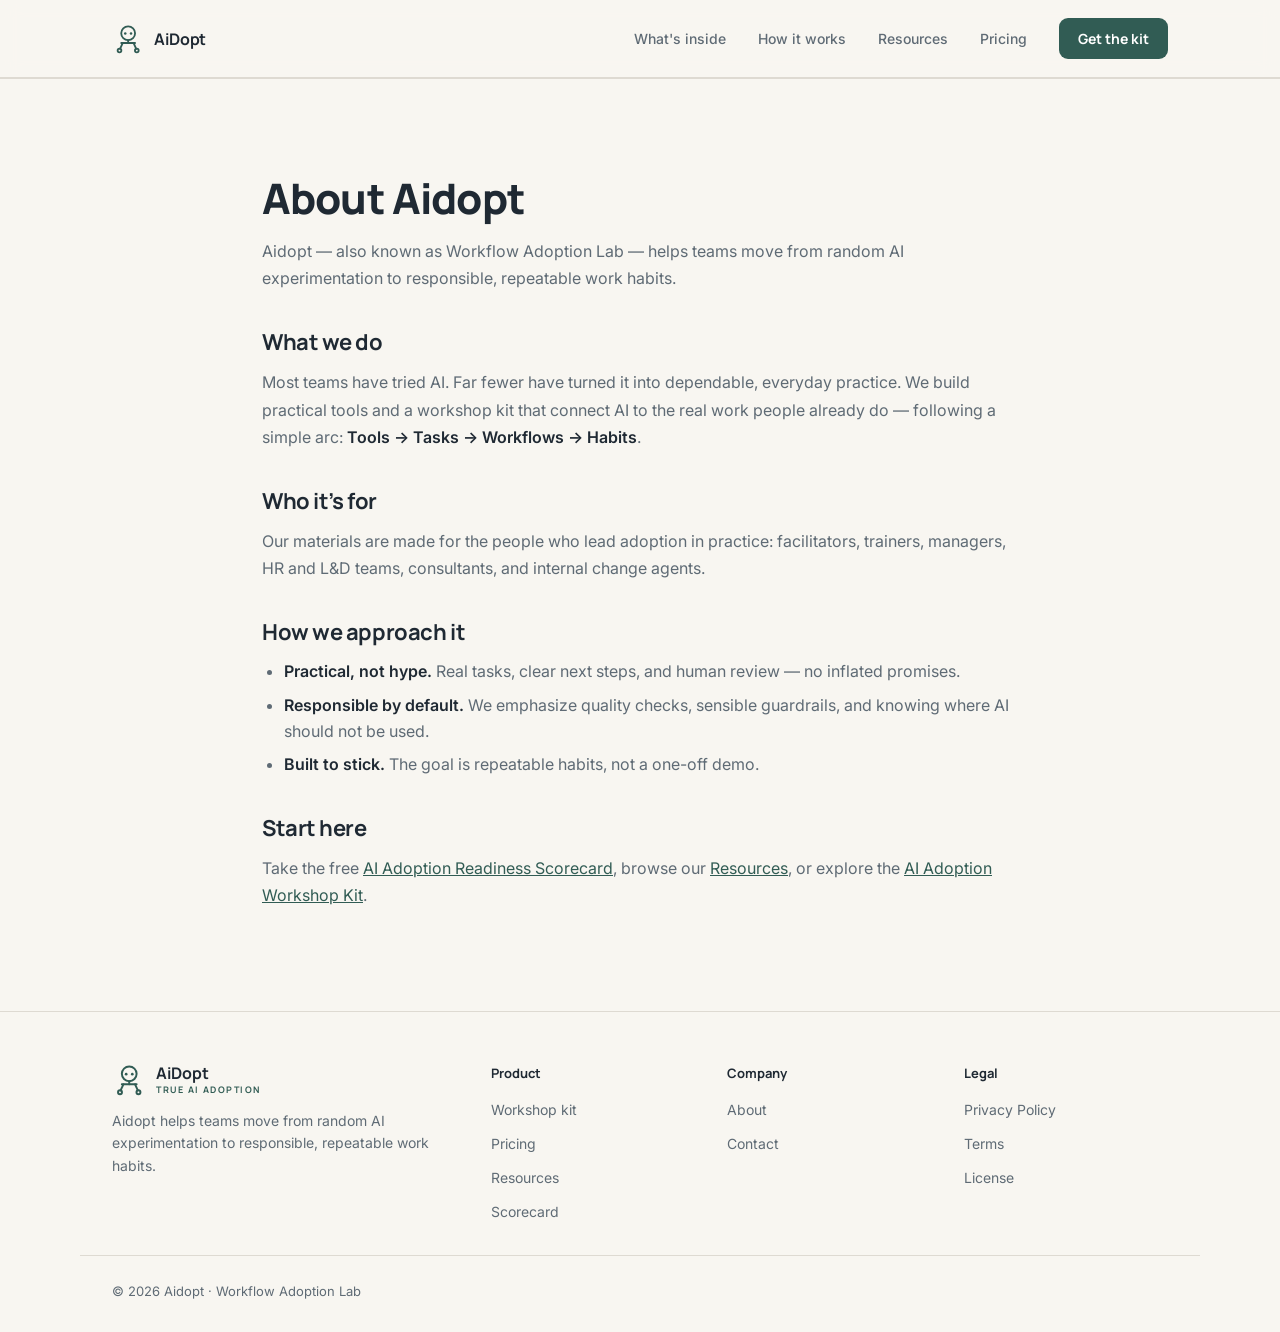
<file: about.html>
<!DOCTYPE html>
<html lang="en">
<head>
  <meta charset="utf-8">
  <meta name="viewport" content="width=device-width, initial-scale=1">
  <title>About | Aidopt</title>
  <meta name="description" content="Aidopt (Workflow Adoption Lab) helps teams move from random AI experimentation to responsible, repeatable work habits.">
  <meta name="robots" content="index, follow">
  <meta name="theme-color" content="#315C54">
  <link rel="canonical" href="https://aidopt.icu/about.html">
  <meta property="og:site_name" content="Aidopt">
  <meta property="og:type" content="website">
  <meta property="og:url" content="https://aidopt.icu/about.html">
  <meta property="og:title" content="About | Aidopt">
  <meta property="og:description" content="Aidopt (Workflow Adoption Lab) helps teams move from random AI experimentation to responsible, repeatable work habits.">
  <meta property="og:image" content="https://aidopt.icu/og/aidopt-default-og.png">
  <meta name="twitter:card" content="summary_large_image">
  <meta name="twitter:title" content="About | Aidopt">
  <meta name="twitter:description" content="Aidopt (Workflow Adoption Lab) helps teams move from random AI experimentation to responsible, repeatable work habits.">
  <meta name="twitter:image" content="https://aidopt.icu/og/aidopt-default-og.png">
  <link rel="icon" href="/favicon.svg" type="image/svg+xml">
  <link rel="preconnect" href="https://fonts.googleapis.com">
  <link rel="preconnect" href="https://fonts.gstatic.com" crossorigin>
  <link href="https://fonts.googleapis.com/css2?family=Manrope:wght@400;500;600;700;800&family=Inter:wght@400;500;600&family=Playfair+Display:ital,wght@1,500;1,600&display=swap" rel="stylesheet">
  <link rel="stylesheet" href="styles.css">
  <script async src="https://pagead2.googlesyndication.com/pagead/js/adsbygoogle.js?client=ca-pub-5213437698980203"
       crossorigin="anonymous"></script>
</head>
<body>
  <a class="skip-link" href="#main">Skip to content</a>
  <header class="site-header" id="top">
    <div class="container nav">
      <a class="brand" href="/" aria-label="Aidopt — home"><svg class="brand-logo" viewBox="0 0 56 52" aria-hidden="true" fill="none" stroke="currentColor" stroke-width="3.2" stroke-linecap="round" stroke-linejoin="round"><circle cx="28" cy="16" r="12"/><circle cx="23" cy="16.5" r="2.2" fill="currentColor" stroke="none"/><circle cx="33" cy="16.5" r="2.2" fill="currentColor" stroke="none"/><path d="M28 28 V33"/><path d="M16 33 H40"/><path d="M18.5 33 L14 43"/><path d="M37.5 33 L42 43"/><circle cx="13" cy="46" r="3.2"/><circle cx="43" cy="46" r="3.2"/></svg><span class="brand-name">AiDopt</span></a>
      <nav class="nav-links" aria-label="Primary">
        <a href="/#whats-inside">What's inside</a>
        <a href="/#how">How it works</a>
        <a href="/resources.html">Resources</a>
        <a href="/#pricing">Pricing</a>
        <a href="/#pricing" class="btn btn--primary btn--sm">Get the kit</a>
      </nav>
      <button class="nav-toggle" id="navToggle" aria-expanded="false" aria-controls="mobileNav" aria-label="Open menu"><span></span><span></span><span></span></button>
    </div>
    <div class="mobile-nav" id="mobileNav" hidden>
      <a href="/#whats-inside">What's inside</a>
      <a href="/#how">How it works</a>
      <a href="/resources.html">Resources</a>
      <a href="/#pricing">Pricing</a>
      <a href="/#pricing" class="btn btn--primary">Get the kit</a>
    </div>
  </header>
  <main id="main">
    <section class="section">
      <div class="container container--narrow legal">
        <h1>About Aidopt</h1>
        <p class="legal__lead">Aidopt — also known as Workflow Adoption Lab — helps teams move from random AI experimentation to responsible, repeatable work habits.</p>
        <h2>What we do</h2>
        <p>Most teams have tried AI. Far fewer have turned it into dependable, everyday practice. We build practical tools and a workshop kit that connect AI to the real work people already do — following a simple arc: <strong>Tools → Tasks → Workflows → Habits</strong>.</p>
        <h2>Who it&rsquo;s for</h2>
        <p>Our materials are made for the people who lead adoption in practice: facilitators, trainers, managers, HR and L&amp;D teams, consultants, and internal change agents.</p>
        <h2>How we approach it</h2>
        <ul>
          <li><strong>Practical, not hype.</strong> Real tasks, clear next steps, and human review — no inflated promises.</li>
          <li><strong>Responsible by default.</strong> We emphasize quality checks, sensible guardrails, and knowing where AI should not be used.</li>
          <li><strong>Built to stick.</strong> The goal is repeatable habits, not a one-off demo.</li>
        </ul>
        <h2>Start here</h2>
        <p>Take the free <a href="/#scorecard">AI Adoption Readiness Scorecard</a>, browse our <a href="/resources.html">Resources</a>, or explore the <a href="/#pricing">AI Adoption Workshop Kit</a>.</p>
      </div>
    </section>
  </main>
  <footer class="site-footer">
    <div class="container site-footer__grid">
      <div class="site-footer__brand">
        <a class="brand" href="/" aria-label="Aidopt — home"><svg class="brand-logo" viewBox="0 0 56 52" aria-hidden="true" fill="none" stroke="currentColor" stroke-width="3.2" stroke-linecap="round" stroke-linejoin="round"><circle cx="28" cy="16" r="12"/><circle cx="23" cy="16.5" r="2.2" fill="currentColor" stroke="none"/><circle cx="33" cy="16.5" r="2.2" fill="currentColor" stroke="none"/><path d="M28 28 V33"/><path d="M16 33 H40"/><path d="M18.5 33 L14 43"/><path d="M37.5 33 L42 43"/><circle cx="13" cy="46" r="3.2"/><circle cx="43" cy="46" r="3.2"/></svg><span class="brand-text"><span class="brand-name">AiDopt</span><span class="brand-tagline">True AI adoption</span></span></a>
        <p class="site-footer__blurb">Aidopt helps teams move from random AI experimentation to responsible, repeatable work habits.</p>
      </div>
      <div class="footer__col"><span class="footer__col-title">Product</span><ul>
        <li><a href="/#whats-inside">Workshop kit</a></li><li><a href="/#pricing">Pricing</a></li><li><a href="/resources.html">Resources</a></li><li><a href="/#scorecard">Scorecard</a></li></ul></div>
      <div class="footer__col"><span class="footer__col-title">Company</span><ul>
        <li><a href="/about.html">About</a></li><li><a href="/contact.html">Contact</a></li></ul></div>
      <div class="footer__col"><span class="footer__col-title">Legal</span><ul>
        <li><a href="/privacy.html">Privacy Policy</a></li><li><a href="/terms.html">Terms</a></li><li><a href="/license.html">License</a></li></ul></div>
    </div>
    <div class="container site-footer__bottom"><span class="footer__note">© 2026 Aidopt · Workflow Adoption Lab</span></div>
  </footer>
  <script src="script.js"></script>
</body>
</html>
</file>
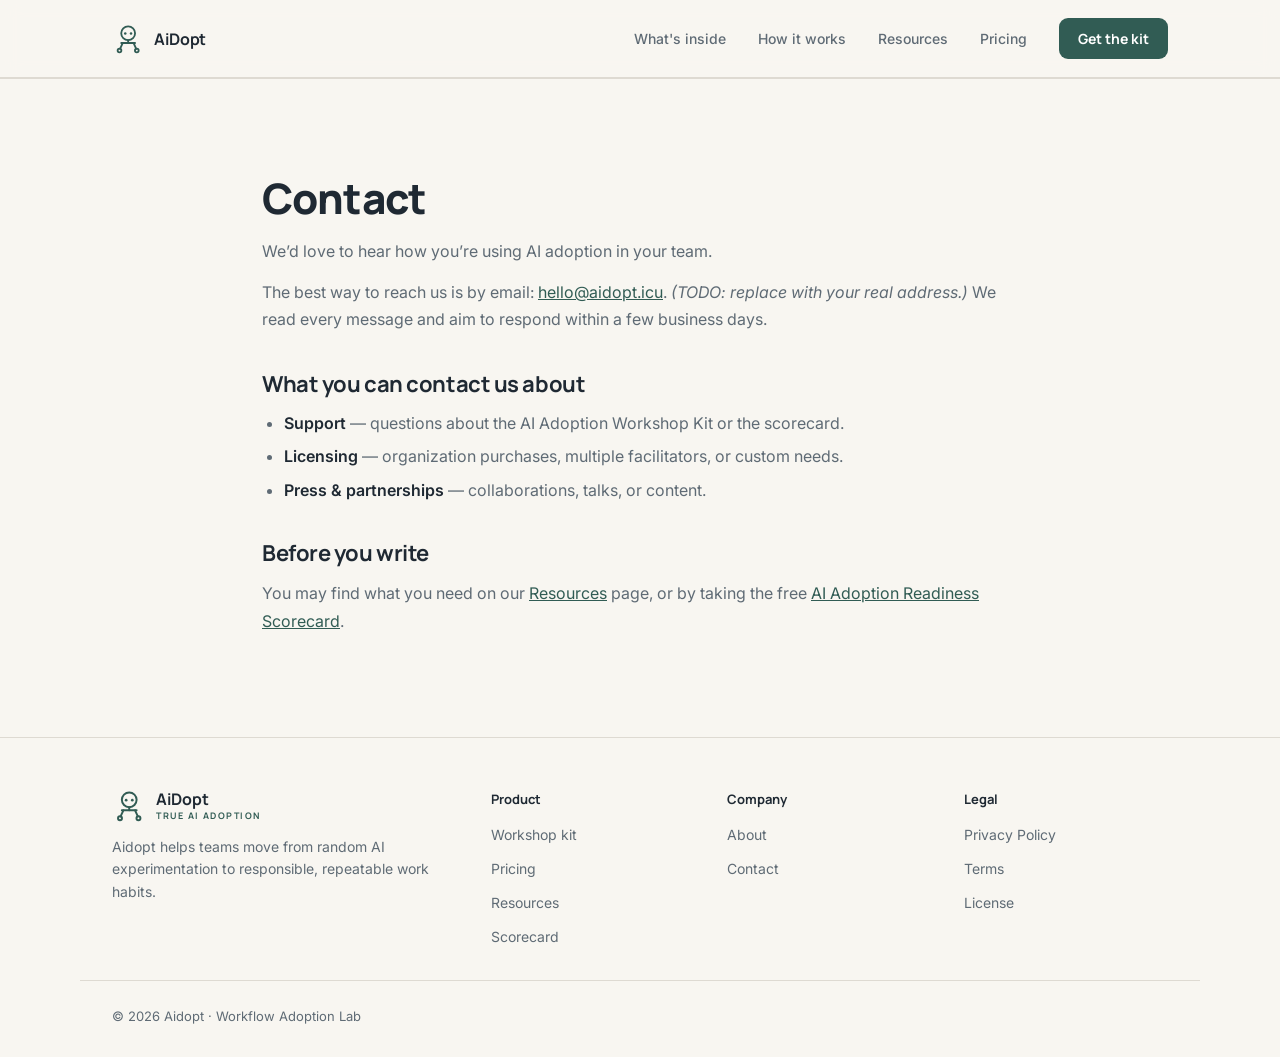
<file: contact.html>
<!DOCTYPE html>
<html lang="en">
<head>
  <meta charset="utf-8">
  <meta name="viewport" content="width=device-width, initial-scale=1">
  <title>Contact | Aidopt</title>
  <meta name="description" content="Get in touch with Aidopt about the AI Adoption Workshop Kit, licensing, support, or partnerships.">
  <meta name="robots" content="index, follow">
  <meta name="theme-color" content="#315C54">
  <link rel="canonical" href="https://aidopt.icu/contact.html">
  <meta property="og:site_name" content="Aidopt">
  <meta property="og:type" content="website">
  <meta property="og:url" content="https://aidopt.icu/contact.html">
  <meta property="og:title" content="Contact | Aidopt">
  <meta property="og:description" content="Get in touch with Aidopt about the AI Adoption Workshop Kit, licensing, support, or partnerships.">
  <meta property="og:image" content="https://aidopt.icu/og/aidopt-default-og.png">
  <meta name="twitter:card" content="summary_large_image">
  <meta name="twitter:title" content="Contact | Aidopt">
  <meta name="twitter:description" content="Get in touch with Aidopt about the AI Adoption Workshop Kit, licensing, support, or partnerships.">
  <meta name="twitter:image" content="https://aidopt.icu/og/aidopt-default-og.png">
  <link rel="icon" href="/favicon.svg" type="image/svg+xml">
  <link rel="preconnect" href="https://fonts.googleapis.com">
  <link rel="preconnect" href="https://fonts.gstatic.com" crossorigin>
  <link href="https://fonts.googleapis.com/css2?family=Manrope:wght@400;500;600;700;800&family=Inter:wght@400;500;600&family=Playfair+Display:ital,wght@1,500;1,600&display=swap" rel="stylesheet">
  <link rel="stylesheet" href="styles.css">
  <script async src="https://pagead2.googlesyndication.com/pagead/js/adsbygoogle.js?client=ca-pub-5213437698980203"
       crossorigin="anonymous"></script>
</head>
<body>
  <a class="skip-link" href="#main">Skip to content</a>
  <header class="site-header" id="top">
    <div class="container nav">
      <a class="brand" href="/" aria-label="Aidopt — home"><svg class="brand-logo" viewBox="0 0 56 52" aria-hidden="true" fill="none" stroke="currentColor" stroke-width="3.2" stroke-linecap="round" stroke-linejoin="round"><circle cx="28" cy="16" r="12"/><circle cx="23" cy="16.5" r="2.2" fill="currentColor" stroke="none"/><circle cx="33" cy="16.5" r="2.2" fill="currentColor" stroke="none"/><path d="M28 28 V33"/><path d="M16 33 H40"/><path d="M18.5 33 L14 43"/><path d="M37.5 33 L42 43"/><circle cx="13" cy="46" r="3.2"/><circle cx="43" cy="46" r="3.2"/></svg><span class="brand-name">AiDopt</span></a>
      <nav class="nav-links" aria-label="Primary">
        <a href="/#whats-inside">What's inside</a>
        <a href="/#how">How it works</a>
        <a href="/resources.html">Resources</a>
        <a href="/#pricing">Pricing</a>
        <a href="/#pricing" class="btn btn--primary btn--sm">Get the kit</a>
      </nav>
      <button class="nav-toggle" id="navToggle" aria-expanded="false" aria-controls="mobileNav" aria-label="Open menu"><span></span><span></span><span></span></button>
    </div>
    <div class="mobile-nav" id="mobileNav" hidden>
      <a href="/#whats-inside">What's inside</a>
      <a href="/#how">How it works</a>
      <a href="/resources.html">Resources</a>
      <a href="/#pricing">Pricing</a>
      <a href="/#pricing" class="btn btn--primary">Get the kit</a>
    </div>
  </header>
  <main id="main">
    <section class="section">
      <div class="container container--narrow legal">
        <h1>Contact</h1>
        <p class="legal__lead">We&rsquo;d love to hear how you&rsquo;re using AI adoption in your team.</p>
        <p>The best way to reach us is by email: <a href="mailto:hello@aidopt.icu">hello@aidopt.icu</a>. <em>(TODO: replace with your real address.)</em> We read every message and aim to respond within a few business days.</p>
        <h2>What you can contact us about</h2>
        <ul>
          <li><strong>Support</strong> — questions about the AI Adoption Workshop Kit or the scorecard.</li>
          <li><strong>Licensing</strong> — organization purchases, multiple facilitators, or custom needs.</li>
          <li><strong>Press &amp; partnerships</strong> — collaborations, talks, or content.</li>
        </ul>
        <h2>Before you write</h2>
        <p>You may find what you need on our <a href="/resources.html">Resources</a> page, or by taking the free <a href="/#scorecard">AI Adoption Readiness Scorecard</a>.</p>
      </div>
    </section>
  </main>
  <footer class="site-footer">
    <div class="container site-footer__grid">
      <div class="site-footer__brand">
        <a class="brand" href="/" aria-label="Aidopt — home"><svg class="brand-logo" viewBox="0 0 56 52" aria-hidden="true" fill="none" stroke="currentColor" stroke-width="3.2" stroke-linecap="round" stroke-linejoin="round"><circle cx="28" cy="16" r="12"/><circle cx="23" cy="16.5" r="2.2" fill="currentColor" stroke="none"/><circle cx="33" cy="16.5" r="2.2" fill="currentColor" stroke="none"/><path d="M28 28 V33"/><path d="M16 33 H40"/><path d="M18.5 33 L14 43"/><path d="M37.5 33 L42 43"/><circle cx="13" cy="46" r="3.2"/><circle cx="43" cy="46" r="3.2"/></svg><span class="brand-text"><span class="brand-name">AiDopt</span><span class="brand-tagline">True AI adoption</span></span></a>
        <p class="site-footer__blurb">Aidopt helps teams move from random AI experimentation to responsible, repeatable work habits.</p>
      </div>
      <div class="footer__col"><span class="footer__col-title">Product</span><ul>
        <li><a href="/#whats-inside">Workshop kit</a></li><li><a href="/#pricing">Pricing</a></li><li><a href="/resources.html">Resources</a></li><li><a href="/#scorecard">Scorecard</a></li></ul></div>
      <div class="footer__col"><span class="footer__col-title">Company</span><ul>
        <li><a href="/about.html">About</a></li><li><a href="/contact.html">Contact</a></li></ul></div>
      <div class="footer__col"><span class="footer__col-title">Legal</span><ul>
        <li><a href="/privacy.html">Privacy Policy</a></li><li><a href="/terms.html">Terms</a></li><li><a href="/license.html">License</a></li></ul></div>
    </div>
    <div class="container site-footer__bottom"><span class="footer__note">© 2026 Aidopt · Workflow Adoption Lab</span></div>
  </footer>
  <script src="script.js"></script>
</body>
</html>
</file>
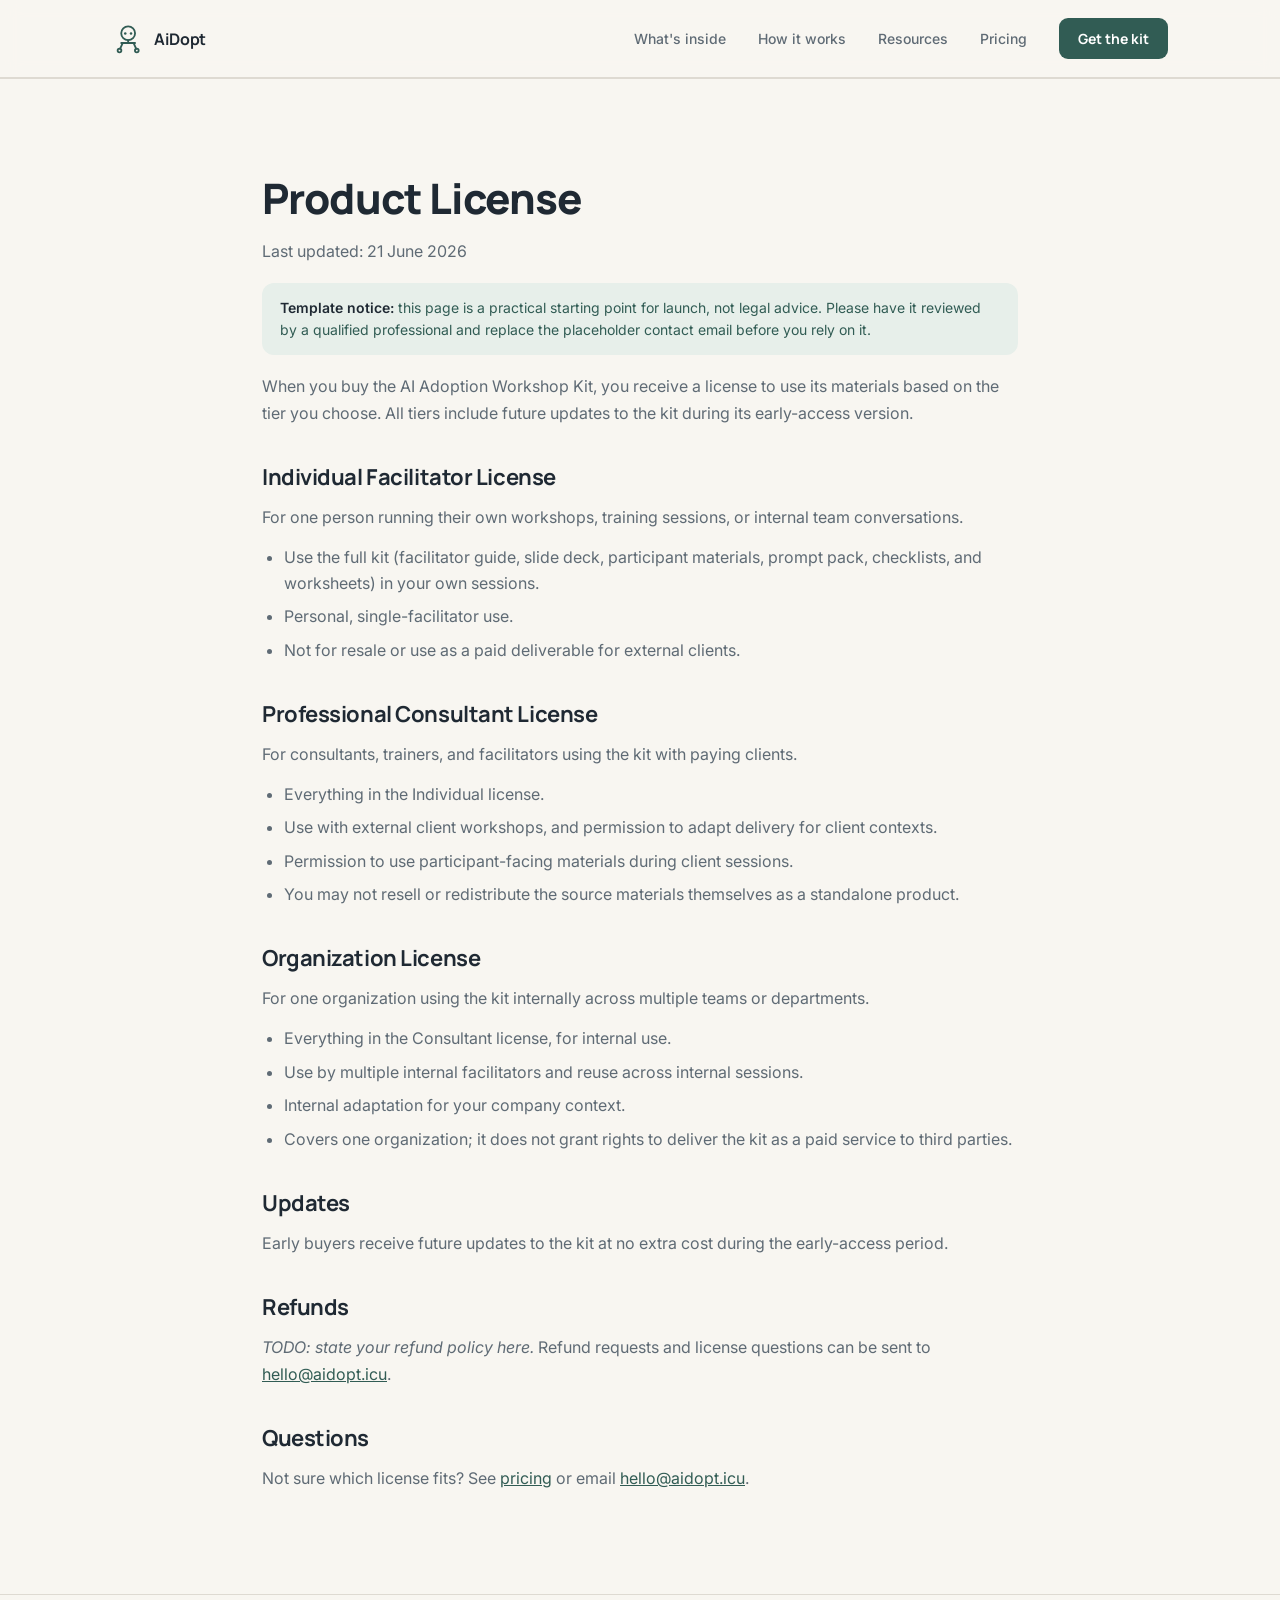
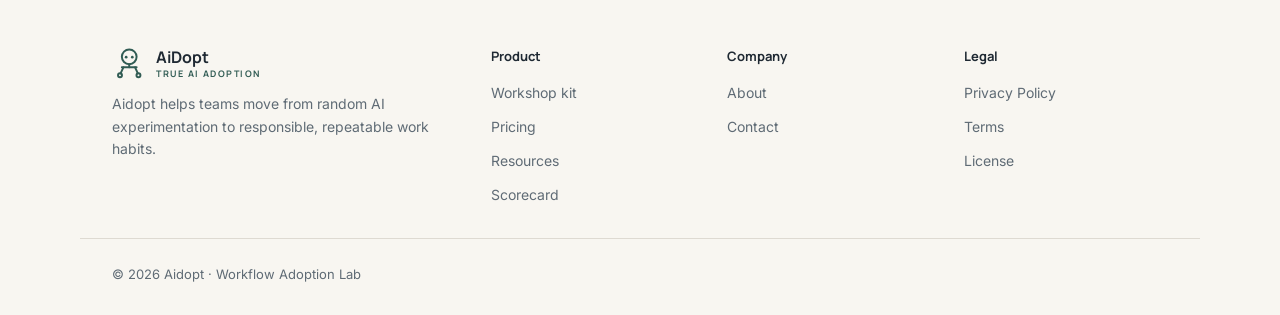
<file: license.html>
<!DOCTYPE html>
<html lang="en">
<head>
  <meta charset="utf-8">
  <meta name="viewport" content="width=device-width, initial-scale=1">
  <title>Product License | Aidopt</title>
  <meta name="description" content="License terms for the AI Adoption Workshop Kit: Individual Facilitator, Professional Consultant, and Organization.">
  <meta name="robots" content="index, follow">
  <meta name="theme-color" content="#315C54">
  <link rel="canonical" href="https://aidopt.icu/license.html">
  <meta property="og:site_name" content="Aidopt">
  <meta property="og:type" content="website">
  <meta property="og:url" content="https://aidopt.icu/license.html">
  <meta property="og:title" content="Product License | Aidopt">
  <meta property="og:description" content="License terms for the AI Adoption Workshop Kit: Individual Facilitator, Professional Consultant, and Organization.">
  <meta property="og:image" content="https://aidopt.icu/og/aidopt-default-og.png">
  <meta name="twitter:card" content="summary_large_image">
  <meta name="twitter:title" content="Product License | Aidopt">
  <meta name="twitter:description" content="License terms for the AI Adoption Workshop Kit: Individual Facilitator, Professional Consultant, and Organization.">
  <meta name="twitter:image" content="https://aidopt.icu/og/aidopt-default-og.png">
  <link rel="icon" href="/favicon.svg" type="image/svg+xml">
  <link rel="preconnect" href="https://fonts.googleapis.com">
  <link rel="preconnect" href="https://fonts.gstatic.com" crossorigin>
  <link href="https://fonts.googleapis.com/css2?family=Manrope:wght@400;500;600;700;800&family=Inter:wght@400;500;600&family=Playfair+Display:ital,wght@1,500;1,600&display=swap" rel="stylesheet">
  <link rel="stylesheet" href="styles.css">
  <script async src="https://pagead2.googlesyndication.com/pagead/js/adsbygoogle.js?client=ca-pub-5213437698980203"
       crossorigin="anonymous"></script>
</head>
<body>
  <a class="skip-link" href="#main">Skip to content</a>
  <header class="site-header" id="top">
    <div class="container nav">
      <a class="brand" href="/" aria-label="Aidopt — home"><svg class="brand-logo" viewBox="0 0 56 52" aria-hidden="true" fill="none" stroke="currentColor" stroke-width="3.2" stroke-linecap="round" stroke-linejoin="round"><circle cx="28" cy="16" r="12"/><circle cx="23" cy="16.5" r="2.2" fill="currentColor" stroke="none"/><circle cx="33" cy="16.5" r="2.2" fill="currentColor" stroke="none"/><path d="M28 28 V33"/><path d="M16 33 H40"/><path d="M18.5 33 L14 43"/><path d="M37.5 33 L42 43"/><circle cx="13" cy="46" r="3.2"/><circle cx="43" cy="46" r="3.2"/></svg><span class="brand-name">AiDopt</span></a>
      <nav class="nav-links" aria-label="Primary">
        <a href="/#whats-inside">What's inside</a>
        <a href="/#how">How it works</a>
        <a href="/resources.html">Resources</a>
        <a href="/#pricing">Pricing</a>
        <a href="/#pricing" class="btn btn--primary btn--sm">Get the kit</a>
      </nav>
      <button class="nav-toggle" id="navToggle" aria-expanded="false" aria-controls="mobileNav" aria-label="Open menu"><span></span><span></span><span></span></button>
    </div>
    <div class="mobile-nav" id="mobileNav" hidden>
      <a href="/#whats-inside">What's inside</a>
      <a href="/#how">How it works</a>
      <a href="/resources.html">Resources</a>
      <a href="/#pricing">Pricing</a>
      <a href="/#pricing" class="btn btn--primary">Get the kit</a>
    </div>
  </header>
  <main id="main">
    <section class="section">
      <div class="container container--narrow legal">
        <h1>Product License</h1>
        <p class="legal__meta">Last updated: 21 June 2026</p>
        <div class="legal__note"><strong>Template notice:</strong> this page is a practical starting point for launch, not legal advice. Please have it reviewed by a qualified professional and replace the placeholder contact email before you rely on it.</div>
        <p class="legal__lead">When you buy the AI Adoption Workshop Kit, you receive a license to use its materials based on the tier you choose. All tiers include future updates to the kit during its early-access version.</p>
        <h2>Individual Facilitator License</h2>
        <p>For one person running their own workshops, training sessions, or internal team conversations.</p>
        <ul>
          <li>Use the full kit (facilitator guide, slide deck, participant materials, prompt pack, checklists, and worksheets) in your own sessions.</li>
          <li>Personal, single-facilitator use.</li>
          <li>Not for resale or use as a paid deliverable for external clients.</li>
        </ul>
        <h2>Professional Consultant License</h2>
        <p>For consultants, trainers, and facilitators using the kit with paying clients.</p>
        <ul>
          <li>Everything in the Individual license.</li>
          <li>Use with external client workshops, and permission to adapt delivery for client contexts.</li>
          <li>Permission to use participant-facing materials during client sessions.</li>
          <li>You may not resell or redistribute the source materials themselves as a standalone product.</li>
        </ul>
        <h2>Organization License</h2>
        <p>For one organization using the kit internally across multiple teams or departments.</p>
        <ul>
          <li>Everything in the Consultant license, for internal use.</li>
          <li>Use by multiple internal facilitators and reuse across internal sessions.</li>
          <li>Internal adaptation for your company context.</li>
          <li>Covers one organization; it does not grant rights to deliver the kit as a paid service to third parties.</li>
        </ul>
        <h2>Updates</h2>
        <p>Early buyers receive future updates to the kit at no extra cost during the early-access period.</p>
        <h2>Refunds</h2>
        <p><em>TODO: state your refund policy here.</em> Refund requests and license questions can be sent to <a href="mailto:hello@aidopt.icu">hello@aidopt.icu</a>.</p>
        <h2>Questions</h2>
        <p>Not sure which license fits? See <a href="/#pricing">pricing</a> or email <a href="mailto:hello@aidopt.icu">hello@aidopt.icu</a>.</p>
      </div>
    </section>
  </main>
  <footer class="site-footer">
    <div class="container site-footer__grid">
      <div class="site-footer__brand">
        <a class="brand" href="/" aria-label="Aidopt — home"><svg class="brand-logo" viewBox="0 0 56 52" aria-hidden="true" fill="none" stroke="currentColor" stroke-width="3.2" stroke-linecap="round" stroke-linejoin="round"><circle cx="28" cy="16" r="12"/><circle cx="23" cy="16.5" r="2.2" fill="currentColor" stroke="none"/><circle cx="33" cy="16.5" r="2.2" fill="currentColor" stroke="none"/><path d="M28 28 V33"/><path d="M16 33 H40"/><path d="M18.5 33 L14 43"/><path d="M37.5 33 L42 43"/><circle cx="13" cy="46" r="3.2"/><circle cx="43" cy="46" r="3.2"/></svg><span class="brand-text"><span class="brand-name">AiDopt</span><span class="brand-tagline">True AI adoption</span></span></a>
        <p class="site-footer__blurb">Aidopt helps teams move from random AI experimentation to responsible, repeatable work habits.</p>
      </div>
      <div class="footer__col"><span class="footer__col-title">Product</span><ul>
        <li><a href="/#whats-inside">Workshop kit</a></li><li><a href="/#pricing">Pricing</a></li><li><a href="/resources.html">Resources</a></li><li><a href="/#scorecard">Scorecard</a></li></ul></div>
      <div class="footer__col"><span class="footer__col-title">Company</span><ul>
        <li><a href="/about.html">About</a></li><li><a href="/contact.html">Contact</a></li></ul></div>
      <div class="footer__col"><span class="footer__col-title">Legal</span><ul>
        <li><a href="/privacy.html">Privacy Policy</a></li><li><a href="/terms.html">Terms</a></li><li><a href="/license.html">License</a></li></ul></div>
    </div>
    <div class="container site-footer__bottom"><span class="footer__note">© 2026 Aidopt · Workflow Adoption Lab</span></div>
  </footer>
  <script src="script.js"></script>
</body>
</html>
</file>
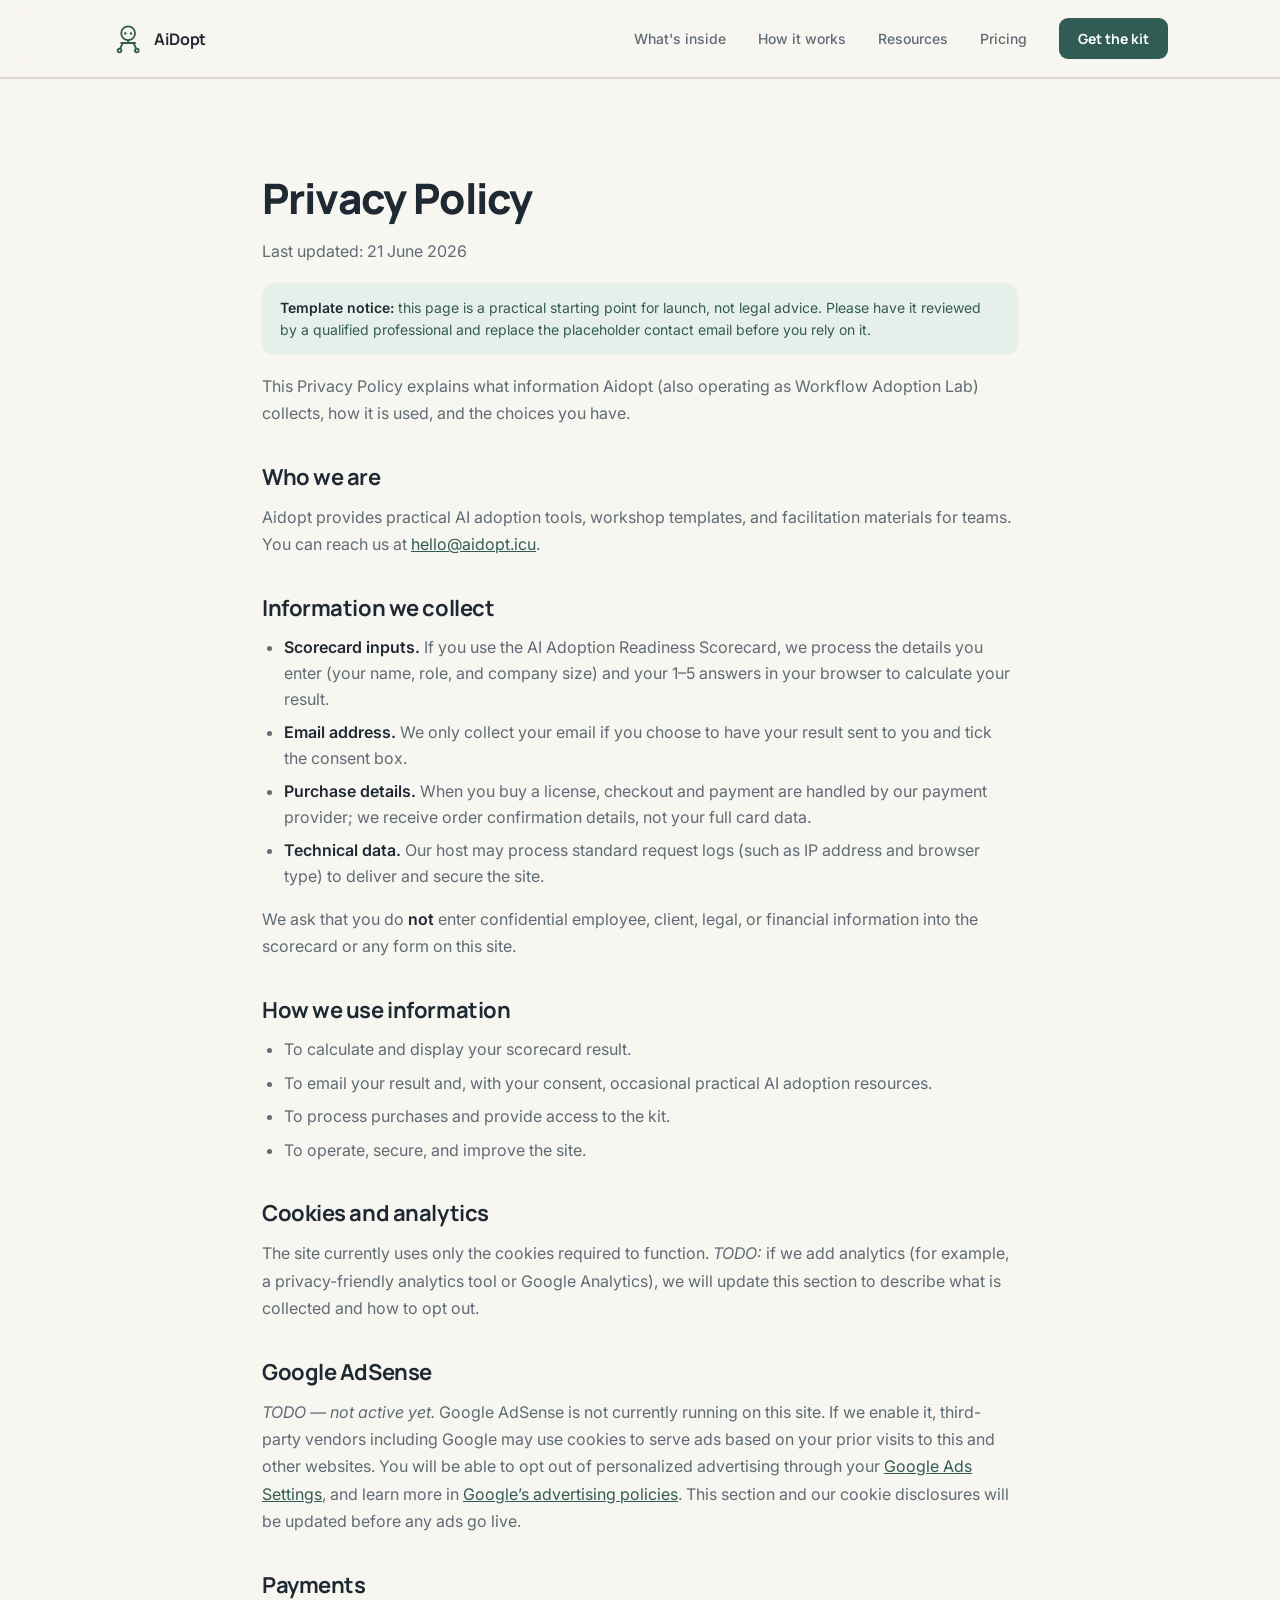
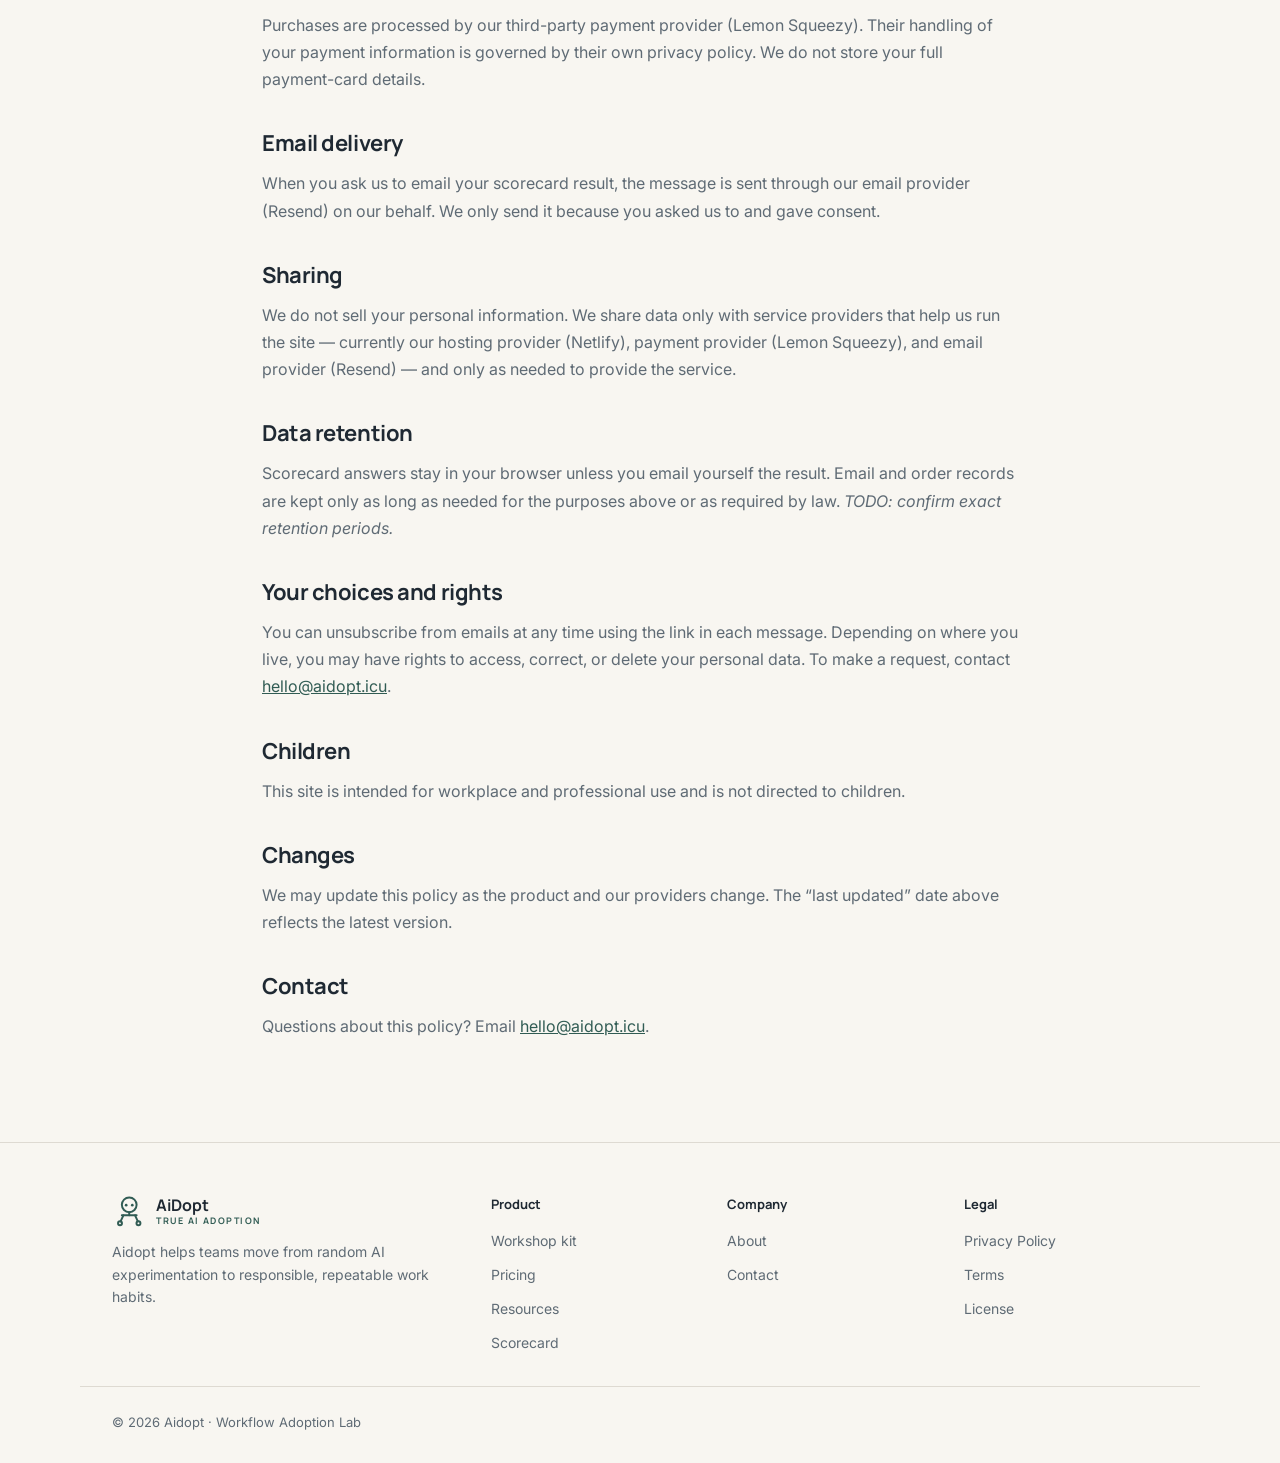
<file: privacy.html>
<!DOCTYPE html>
<html lang="en">
<head>
  <meta charset="utf-8">
  <meta name="viewport" content="width=device-width, initial-scale=1">
  <title>Privacy Policy | Aidopt</title>
  <meta name="description" content="How Aidopt collects, uses, and protects your information across the scorecard, email, payments, and (future) advertising.">
  <meta name="robots" content="index, follow">
  <meta name="theme-color" content="#315C54">
  <link rel="canonical" href="https://aidopt.icu/privacy.html">
  <meta property="og:site_name" content="Aidopt">
  <meta property="og:type" content="website">
  <meta property="og:url" content="https://aidopt.icu/privacy.html">
  <meta property="og:title" content="Privacy Policy | Aidopt">
  <meta property="og:description" content="How Aidopt collects, uses, and protects your information across the scorecard, email, payments, and (future) advertising.">
  <meta property="og:image" content="https://aidopt.icu/og/aidopt-default-og.png">
  <meta name="twitter:card" content="summary_large_image">
  <meta name="twitter:title" content="Privacy Policy | Aidopt">
  <meta name="twitter:description" content="How Aidopt collects, uses, and protects your information across the scorecard, email, payments, and (future) advertising.">
  <meta name="twitter:image" content="https://aidopt.icu/og/aidopt-default-og.png">
  <link rel="icon" href="/favicon.svg" type="image/svg+xml">
  <link rel="preconnect" href="https://fonts.googleapis.com">
  <link rel="preconnect" href="https://fonts.gstatic.com" crossorigin>
  <link href="https://fonts.googleapis.com/css2?family=Manrope:wght@400;500;600;700;800&family=Inter:wght@400;500;600&family=Playfair+Display:ital,wght@1,500;1,600&display=swap" rel="stylesheet">
  <link rel="stylesheet" href="styles.css">
  <script async src="https://pagead2.googlesyndication.com/pagead/js/adsbygoogle.js?client=ca-pub-5213437698980203"
       crossorigin="anonymous"></script>
</head>
<body>
  <a class="skip-link" href="#main">Skip to content</a>
  <header class="site-header" id="top">
    <div class="container nav">
      <a class="brand" href="/" aria-label="Aidopt — home"><svg class="brand-logo" viewBox="0 0 56 52" aria-hidden="true" fill="none" stroke="currentColor" stroke-width="3.2" stroke-linecap="round" stroke-linejoin="round"><circle cx="28" cy="16" r="12"/><circle cx="23" cy="16.5" r="2.2" fill="currentColor" stroke="none"/><circle cx="33" cy="16.5" r="2.2" fill="currentColor" stroke="none"/><path d="M28 28 V33"/><path d="M16 33 H40"/><path d="M18.5 33 L14 43"/><path d="M37.5 33 L42 43"/><circle cx="13" cy="46" r="3.2"/><circle cx="43" cy="46" r="3.2"/></svg><span class="brand-name">AiDopt</span></a>
      <nav class="nav-links" aria-label="Primary">
        <a href="/#whats-inside">What's inside</a>
        <a href="/#how">How it works</a>
        <a href="/resources.html">Resources</a>
        <a href="/#pricing">Pricing</a>
        <a href="/#pricing" class="btn btn--primary btn--sm">Get the kit</a>
      </nav>
      <button class="nav-toggle" id="navToggle" aria-expanded="false" aria-controls="mobileNav" aria-label="Open menu"><span></span><span></span><span></span></button>
    </div>
    <div class="mobile-nav" id="mobileNav" hidden>
      <a href="/#whats-inside">What's inside</a>
      <a href="/#how">How it works</a>
      <a href="/resources.html">Resources</a>
      <a href="/#pricing">Pricing</a>
      <a href="/#pricing" class="btn btn--primary">Get the kit</a>
    </div>
  </header>
  <main id="main">
    <section class="section">
      <div class="container container--narrow legal">
        <h1>Privacy Policy</h1>
        <p class="legal__meta">Last updated: 21 June 2026</p>
        <div class="legal__note"><strong>Template notice:</strong> this page is a practical starting point for launch, not legal advice. Please have it reviewed by a qualified professional and replace the placeholder contact email before you rely on it.</div>
        <p class="legal__lead">This Privacy Policy explains what information Aidopt (also operating as Workflow Adoption Lab) collects, how it is used, and the choices you have.</p>
        <h2>Who we are</h2>
        <p>Aidopt provides practical AI adoption tools, workshop templates, and facilitation materials for teams. You can reach us at <a href="mailto:hello@aidopt.icu">hello@aidopt.icu</a>.</p>
        <h2>Information we collect</h2>
        <ul>
          <li><strong>Scorecard inputs.</strong> If you use the AI Adoption Readiness Scorecard, we process the details you enter (your name, role, and company size) and your 1–5 answers in your browser to calculate your result.</li>
          <li><strong>Email address.</strong> We only collect your email if you choose to have your result sent to you and tick the consent box.</li>
          <li><strong>Purchase details.</strong> When you buy a license, checkout and payment are handled by our payment provider; we receive order confirmation details, not your full card data.</li>
          <li><strong>Technical data.</strong> Our host may process standard request logs (such as IP address and browser type) to deliver and secure the site.</li>
        </ul>
        <p>We ask that you do <strong>not</strong> enter confidential employee, client, legal, or financial information into the scorecard or any form on this site.</p>
        <h2>How we use information</h2>
        <ul>
          <li>To calculate and display your scorecard result.</li>
          <li>To email your result and, with your consent, occasional practical AI adoption resources.</li>
          <li>To process purchases and provide access to the kit.</li>
          <li>To operate, secure, and improve the site.</li>
        </ul>
        <h2>Cookies and analytics</h2>
        <p>The site currently uses only the cookies required to function. <em>TODO:</em> if we add analytics (for example, a privacy-friendly analytics tool or Google Analytics), we will update this section to describe what is collected and how to opt out.</p>
        <h2>Google AdSense</h2>
        <p><em>TODO — not active yet.</em> Google AdSense is not currently running on this site. If we enable it, third-party vendors including Google may use cookies to serve ads based on your prior visits to this and other websites. You will be able to opt out of personalized advertising through your <a href="https://adssettings.google.com" rel="nofollow">Google Ads Settings</a>, and learn more in <a href="https://policies.google.com/technologies/ads" rel="nofollow">Google&rsquo;s advertising policies</a>. This section and our cookie disclosures will be updated before any ads go live.</p>
        <h2>Payments</h2>
        <p>Purchases are processed by our third-party payment provider (Lemon Squeezy). Their handling of your payment information is governed by their own privacy policy. We do not store your full payment-card details.</p>
        <h2>Email delivery</h2>
        <p>When you ask us to email your scorecard result, the message is sent through our email provider (Resend) on our behalf. We only send it because you asked us to and gave consent.</p>
        <h2>Sharing</h2>
        <p>We do not sell your personal information. We share data only with service providers that help us run the site — currently our hosting provider (Netlify), payment provider (Lemon Squeezy), and email provider (Resend) — and only as needed to provide the service.</p>
        <h2>Data retention</h2>
        <p>Scorecard answers stay in your browser unless you email yourself the result. Email and order records are kept only as long as needed for the purposes above or as required by law. <em>TODO: confirm exact retention periods.</em></p>
        <h2>Your choices and rights</h2>
        <p>You can unsubscribe from emails at any time using the link in each message. Depending on where you live, you may have rights to access, correct, or delete your personal data. To make a request, contact <a href="mailto:hello@aidopt.icu">hello@aidopt.icu</a>.</p>
        <h2>Children</h2>
        <p>This site is intended for workplace and professional use and is not directed to children.</p>
        <h2>Changes</h2>
        <p>We may update this policy as the product and our providers change. The &ldquo;last updated&rdquo; date above reflects the latest version.</p>
        <h2>Contact</h2>
        <p>Questions about this policy? Email <a href="mailto:hello@aidopt.icu">hello@aidopt.icu</a>.</p>
      </div>
    </section>
  </main>
  <footer class="site-footer">
    <div class="container site-footer__grid">
      <div class="site-footer__brand">
        <a class="brand" href="/" aria-label="Aidopt — home"><svg class="brand-logo" viewBox="0 0 56 52" aria-hidden="true" fill="none" stroke="currentColor" stroke-width="3.2" stroke-linecap="round" stroke-linejoin="round"><circle cx="28" cy="16" r="12"/><circle cx="23" cy="16.5" r="2.2" fill="currentColor" stroke="none"/><circle cx="33" cy="16.5" r="2.2" fill="currentColor" stroke="none"/><path d="M28 28 V33"/><path d="M16 33 H40"/><path d="M18.5 33 L14 43"/><path d="M37.5 33 L42 43"/><circle cx="13" cy="46" r="3.2"/><circle cx="43" cy="46" r="3.2"/></svg><span class="brand-text"><span class="brand-name">AiDopt</span><span class="brand-tagline">True AI adoption</span></span></a>
        <p class="site-footer__blurb">Aidopt helps teams move from random AI experimentation to responsible, repeatable work habits.</p>
      </div>
      <div class="footer__col"><span class="footer__col-title">Product</span><ul>
        <li><a href="/#whats-inside">Workshop kit</a></li><li><a href="/#pricing">Pricing</a></li><li><a href="/resources.html">Resources</a></li><li><a href="/#scorecard">Scorecard</a></li></ul></div>
      <div class="footer__col"><span class="footer__col-title">Company</span><ul>
        <li><a href="/about.html">About</a></li><li><a href="/contact.html">Contact</a></li></ul></div>
      <div class="footer__col"><span class="footer__col-title">Legal</span><ul>
        <li><a href="/privacy.html">Privacy Policy</a></li><li><a href="/terms.html">Terms</a></li><li><a href="/license.html">License</a></li></ul></div>
    </div>
    <div class="container site-footer__bottom"><span class="footer__note">© 2026 Aidopt · Workflow Adoption Lab</span></div>
  </footer>
  <script src="script.js"></script>
</body>
</html>
</file>
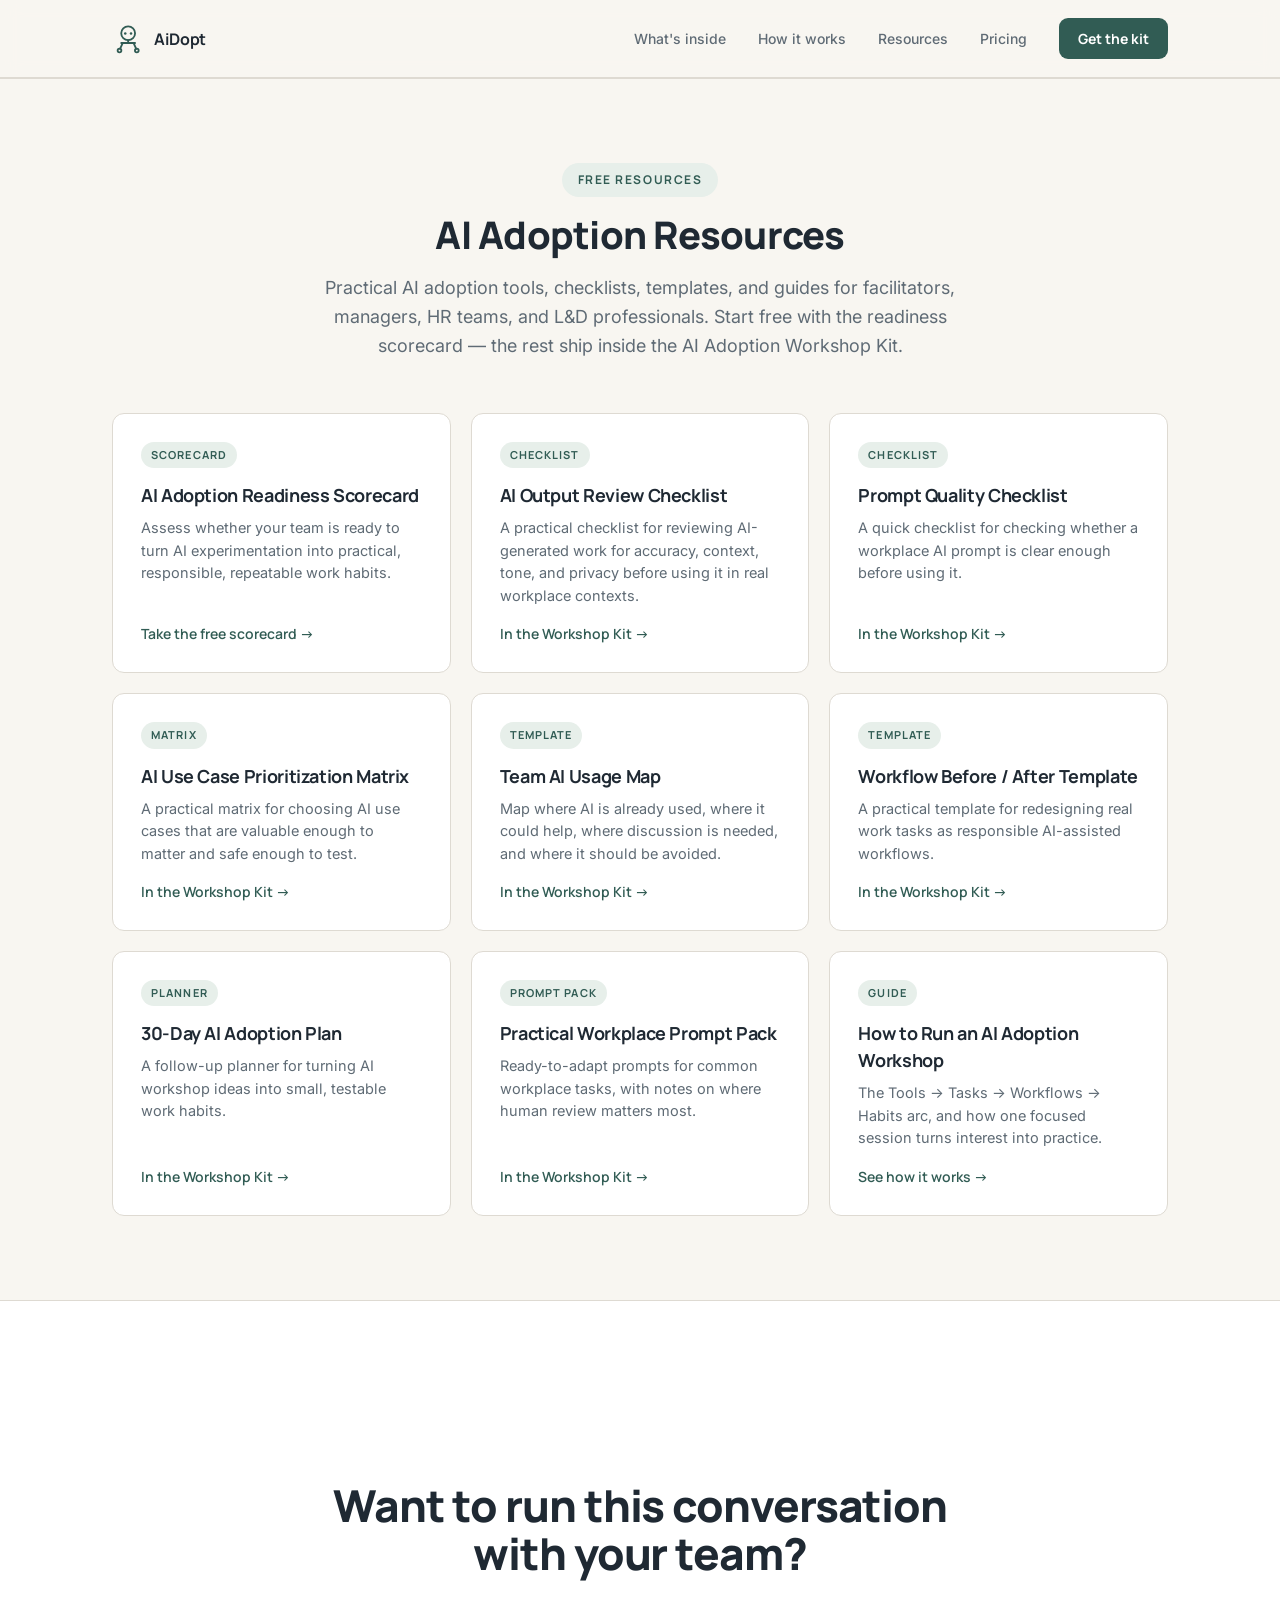
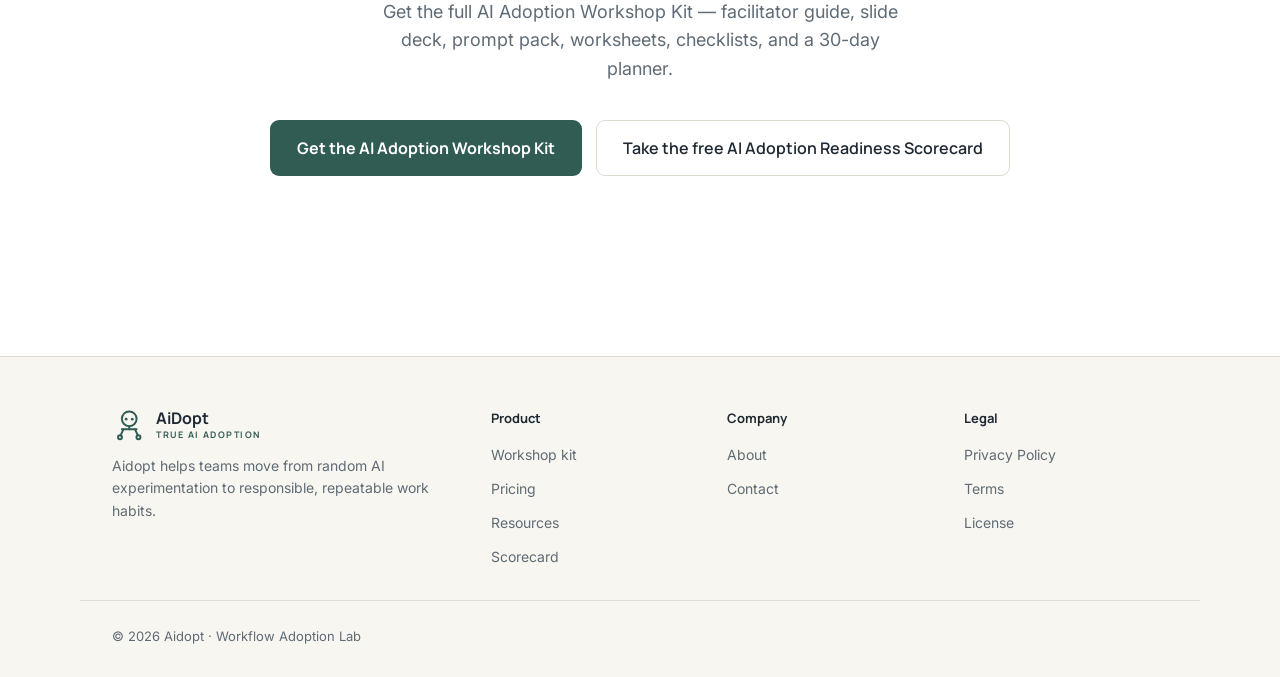
<file: resources.html>
<!DOCTYPE html>
<html lang="en">
<head>
  <meta charset="utf-8">
  <meta name="viewport" content="width=device-width, initial-scale=1">

  <title>AI Adoption Resources | Aidopt</title>
  <meta name="description" content="Free AI adoption tools, checklists, templates, and guides for facilitators, managers, HR teams, and L&D professionals.">
  <meta name="robots" content="index, follow">
  <meta name="theme-color" content="#315C54">
  <link rel="canonical" href="https://aidopt.icu/resources.html">

  <meta property="og:site_name" content="Aidopt">
  <meta property="og:type" content="website">
  <meta property="og:url" content="https://aidopt.icu/resources.html">
  <meta property="og:title" content="AI Adoption Resources | Aidopt">
  <meta property="og:description" content="Free AI adoption tools, checklists, templates, and guides for teams.">
  <meta property="og:image" content="https://aidopt.icu/og/aidopt-default-og.png">
  <meta name="twitter:card" content="summary_large_image">
  <meta name="twitter:title" content="AI Adoption Resources | Aidopt">
  <meta name="twitter:description" content="Free AI adoption tools, checklists, templates, and guides for teams.">
  <meta name="twitter:image" content="https://aidopt.icu/og/aidopt-default-og.png">

  <link rel="icon" href="/favicon.svg" type="image/svg+xml">
  <link rel="preconnect" href="https://fonts.googleapis.com">
  <link rel="preconnect" href="https://fonts.gstatic.com" crossorigin>
  <link href="https://fonts.googleapis.com/css2?family=Manrope:wght@400;500;600;700;800&family=Inter:wght@400;500;600&family=Playfair+Display:ital,wght@1,500;1,600&display=swap" rel="stylesheet">
  <link rel="stylesheet" href="styles.css">

  <script type="application/ld+json">
  {
    "@context": "https://schema.org",
    "@type": "BreadcrumbList",
    "itemListElement": [
      { "@type": "ListItem", "position": 1, "name": "Home", "item": "https://aidopt.icu/" },
      { "@type": "ListItem", "position": 2, "name": "Resources", "item": "https://aidopt.icu/resources.html" }
    ]
  }
  </script>
  <script async src="https://pagead2.googlesyndication.com/pagead/js/adsbygoogle.js?client=ca-pub-5213437698980203"
       crossorigin="anonymous"></script>
</head>
<body>
  <a class="skip-link" href="#main">Skip to content</a>

  <header class="site-header" id="top">
    <div class="container nav">
      <a class="brand" href="/" aria-label="Aidopt — home">
        <svg class="brand-logo" viewBox="0 0 56 52" aria-hidden="true" fill="none" stroke="currentColor" stroke-width="3.2" stroke-linecap="round" stroke-linejoin="round">
          <circle cx="28" cy="16" r="12"/><circle cx="23" cy="16.5" r="2.2" fill="currentColor" stroke="none"/><circle cx="33" cy="16.5" r="2.2" fill="currentColor" stroke="none"/><path d="M28 28 V33"/><path d="M16 33 H40"/><path d="M18.5 33 L14 43"/><path d="M37.5 33 L42 43"/><circle cx="13" cy="46" r="3.2"/><circle cx="43" cy="46" r="3.2"/>
        </svg>
        <span class="brand-name">AiDopt</span>
      </a>
      <nav class="nav-links" aria-label="Primary">
        <a href="/#whats-inside">What's inside</a>
        <a href="/#how">How it works</a>
        <a href="/resources.html">Resources</a>
        <a href="/#pricing">Pricing</a>
        <a href="/#pricing" class="btn btn--primary btn--sm">Get the kit</a>
      </nav>
      <button class="nav-toggle" id="navToggle" aria-expanded="false" aria-controls="mobileNav" aria-label="Open menu"><span></span><span></span><span></span></button>
    </div>
    <div class="mobile-nav" id="mobileNav" hidden>
      <a href="/#whats-inside">What's inside</a>
      <a href="/#how">How it works</a>
      <a href="/resources.html">Resources</a>
      <a href="/#pricing">Pricing</a>
      <a href="/#pricing" class="btn btn--primary">Get the kit</a>
    </div>
  </header>

  <main id="main">
    <section class="section">
      <div class="container">
        <div class="section-head section-head--center">
          <span class="eyebrow eyebrow--pill">Free resources</span>
          <h1 class="section-title">AI Adoption Resources</h1>
          <p class="section-intro">Practical AI adoption tools, checklists, templates, and guides for facilitators, managers, HR teams, and L&amp;D professionals. Start free with the readiness scorecard — the rest ship inside the AI Adoption Workshop Kit.</p>
        </div>

        <div class="grid grid--3 res-grid">
          <article class="card res-card">
            <span class="res-card__type">Scorecard</span>
            <h2 class="res-card__title">AI Adoption Readiness Scorecard</h2>
            <p class="res-card__desc">Assess whether your team is ready to turn AI experimentation into practical, responsible, repeatable work habits.</p>
            <a class="res-card__link" href="/#scorecard">Take the free scorecard →</a>
          </article>

          <article class="card res-card">
            <span class="res-card__type">Checklist</span>
            <h2 class="res-card__title">AI Output Review Checklist</h2>
            <p class="res-card__desc">A practical checklist for reviewing AI-generated work for accuracy, context, tone, and privacy before using it in real workplace contexts.</p>
            <a class="res-card__link" href="/#pricing">In the Workshop Kit →</a>
          </article>

          <article class="card res-card">
            <span class="res-card__type">Checklist</span>
            <h2 class="res-card__title">Prompt Quality Checklist</h2>
            <p class="res-card__desc">A quick checklist for checking whether a workplace AI prompt is clear enough before using it.</p>
            <a class="res-card__link" href="/#pricing">In the Workshop Kit →</a>
          </article>

          <article class="card res-card">
            <span class="res-card__type">Matrix</span>
            <h2 class="res-card__title">AI Use Case Prioritization Matrix</h2>
            <p class="res-card__desc">A practical matrix for choosing AI use cases that are valuable enough to matter and safe enough to test.</p>
            <a class="res-card__link" href="/#pricing">In the Workshop Kit →</a>
          </article>

          <article class="card res-card">
            <span class="res-card__type">Template</span>
            <h2 class="res-card__title">Team AI Usage Map</h2>
            <p class="res-card__desc">Map where AI is already used, where it could help, where discussion is needed, and where it should be avoided.</p>
            <a class="res-card__link" href="/#pricing">In the Workshop Kit →</a>
          </article>

          <article class="card res-card">
            <span class="res-card__type">Template</span>
            <h2 class="res-card__title">Workflow Before / After Template</h2>
            <p class="res-card__desc">A practical template for redesigning real work tasks as responsible AI-assisted workflows.</p>
            <a class="res-card__link" href="/#pricing">In the Workshop Kit →</a>
          </article>

          <article class="card res-card">
            <span class="res-card__type">Planner</span>
            <h2 class="res-card__title">30-Day AI Adoption Plan</h2>
            <p class="res-card__desc">A follow-up planner for turning AI workshop ideas into small, testable work habits.</p>
            <a class="res-card__link" href="/#pricing">In the Workshop Kit →</a>
          </article>

          <article class="card res-card">
            <span class="res-card__type">Prompt pack</span>
            <h2 class="res-card__title">Practical Workplace Prompt Pack</h2>
            <p class="res-card__desc">Ready-to-adapt prompts for common workplace tasks, with notes on where human review matters most.</p>
            <a class="res-card__link" href="/#pricing">In the Workshop Kit →</a>
          </article>

          <article class="card res-card">
            <span class="res-card__type">Guide</span>
            <h2 class="res-card__title">How to Run an AI Adoption Workshop</h2>
            <p class="res-card__desc">The Tools → Tasks → Workflows → Habits arc, and how one focused session turns interest into practice.</p>
            <a class="res-card__link" href="/#how">See how it works →</a>
          </article>
        </div>
      </div>
    </section>

    <section class="section section--white">
      <div class="container container--narrow final-cta">
        <h2 class="final-cta__title">Want to run this conversation with your team?</h2>
        <p class="final-cta__body">Get the full AI Adoption Workshop Kit — facilitator guide, slide deck, prompt pack, worksheets, checklists, and a 30-day planner.</p>
        <div class="final-cta__actions">
          <a href="/#pricing" class="btn btn--primary btn--lg">Get the AI Adoption Workshop Kit</a>
          <a href="/#scorecard" class="btn btn--ghost btn--lg">Take the free AI Adoption Readiness Scorecard</a>
        </div>
      </div>
    </section>
  </main>

  <footer class="site-footer">
    <div class="container site-footer__grid">
      <div class="site-footer__brand">
        <a class="brand" href="/" aria-label="Aidopt — home">
          <svg class="brand-logo" viewBox="0 0 56 52" aria-hidden="true" fill="none" stroke="currentColor" stroke-width="3.2" stroke-linecap="round" stroke-linejoin="round">
            <circle cx="28" cy="16" r="12"/><circle cx="23" cy="16.5" r="2.2" fill="currentColor" stroke="none"/><circle cx="33" cy="16.5" r="2.2" fill="currentColor" stroke="none"/><path d="M28 28 V33"/><path d="M16 33 H40"/><path d="M18.5 33 L14 43"/><path d="M37.5 33 L42 43"/><circle cx="13" cy="46" r="3.2"/><circle cx="43" cy="46" r="3.2"/>
          </svg>
          <span class="brand-text"><span class="brand-name">AiDopt</span><span class="brand-tagline">True AI adoption</span></span>
        </a>
        <p class="site-footer__blurb">Aidopt helps teams move from random AI experimentation to responsible, repeatable work habits.</p>
      </div>
      <div class="footer__col">
        <span class="footer__col-title">Product</span>
        <ul>
          <li><a href="/#whats-inside">Workshop kit</a></li>
          <li><a href="/#pricing">Pricing</a></li>
          <li><a href="/resources.html">Resources</a></li>
          <li><a href="/#scorecard">Scorecard</a></li>
        </ul>
      </div>
      <div class="footer__col">
        <span class="footer__col-title">Company</span>
        <ul>
          <li><a href="/about.html">About</a></li>
          <li><a href="/contact.html">Contact</a></li>
        </ul>
      </div>
      <div class="footer__col">
        <span class="footer__col-title">Legal</span>
        <ul>
          <li><a href="/privacy.html">Privacy Policy</a></li>
          <li><a href="/terms.html">Terms</a></li>
          <li><a href="/license.html">License</a></li>
        </ul>
      </div>
    </div>
    <div class="container site-footer__bottom">
      <span class="footer__note">© 2026 Aidopt · Workflow Adoption Lab</span>
    </div>
  </footer>

  <script src="script.js"></script>
</body>
</html>
</file>
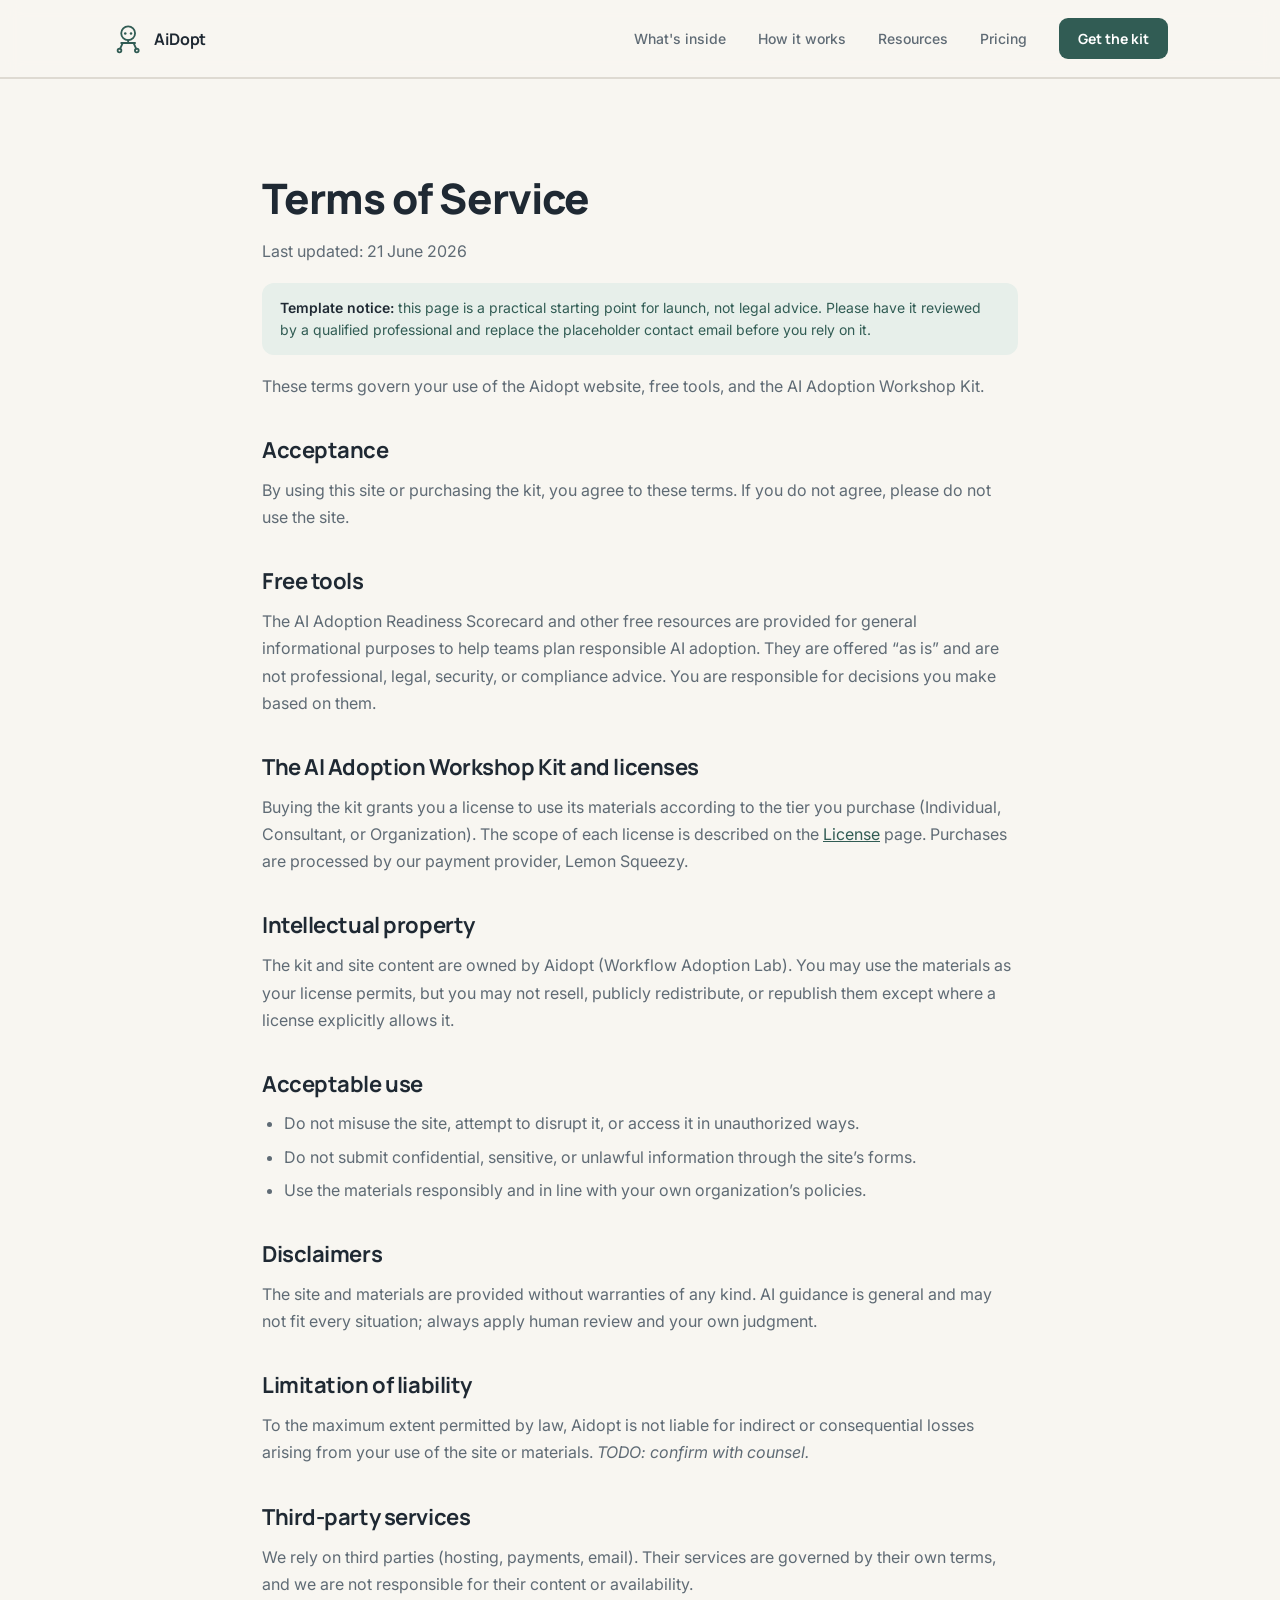
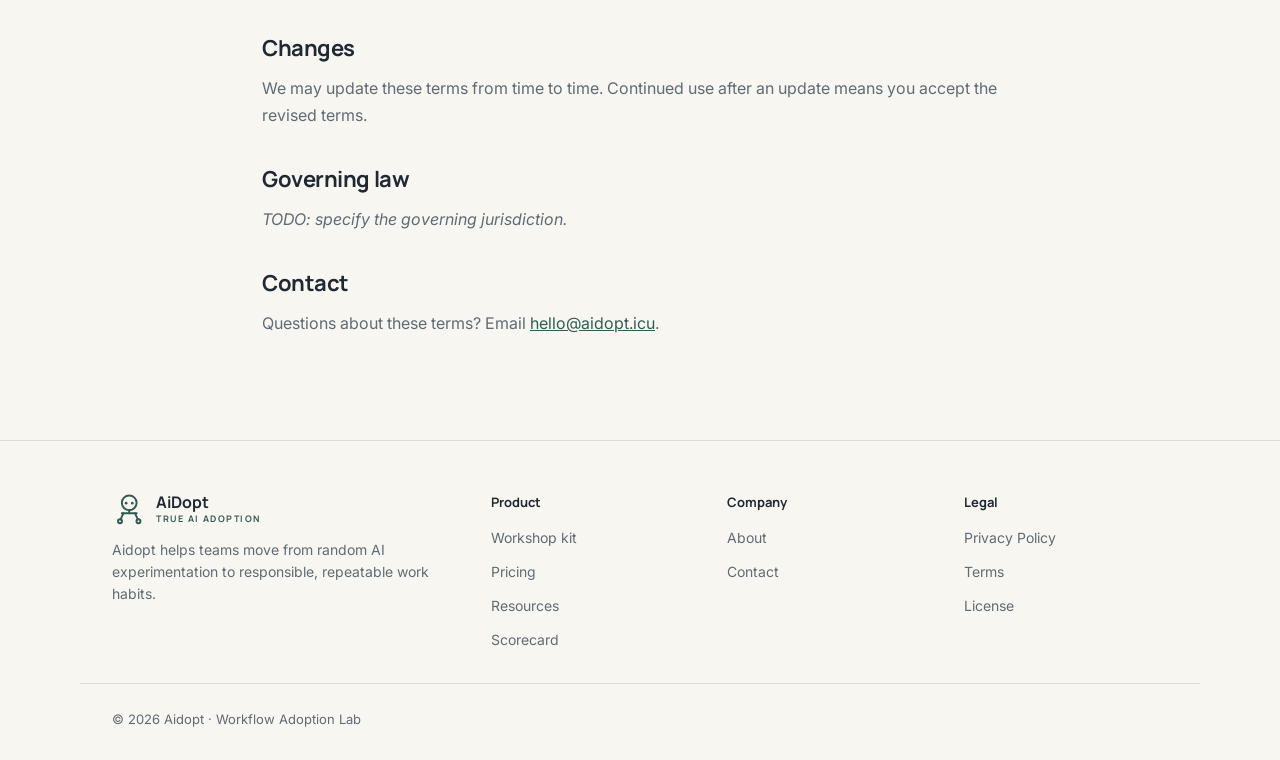
<file: terms.html>
<!DOCTYPE html>
<html lang="en">
<head>
  <meta charset="utf-8">
  <meta name="viewport" content="width=device-width, initial-scale=1">
  <title>Terms of Service | Aidopt</title>
  <meta name="description" content="The terms governing use of the Aidopt website, free AI adoption tools, and the AI Adoption Workshop Kit.">
  <meta name="robots" content="index, follow">
  <meta name="theme-color" content="#315C54">
  <link rel="canonical" href="https://aidopt.icu/terms.html">
  <meta property="og:site_name" content="Aidopt">
  <meta property="og:type" content="website">
  <meta property="og:url" content="https://aidopt.icu/terms.html">
  <meta property="og:title" content="Terms of Service | Aidopt">
  <meta property="og:description" content="The terms governing use of the Aidopt website, free AI adoption tools, and the AI Adoption Workshop Kit.">
  <meta property="og:image" content="https://aidopt.icu/og/aidopt-default-og.png">
  <meta name="twitter:card" content="summary_large_image">
  <meta name="twitter:title" content="Terms of Service | Aidopt">
  <meta name="twitter:description" content="The terms governing use of the Aidopt website, free AI adoption tools, and the AI Adoption Workshop Kit.">
  <meta name="twitter:image" content="https://aidopt.icu/og/aidopt-default-og.png">
  <link rel="icon" href="/favicon.svg" type="image/svg+xml">
  <link rel="preconnect" href="https://fonts.googleapis.com">
  <link rel="preconnect" href="https://fonts.gstatic.com" crossorigin>
  <link href="https://fonts.googleapis.com/css2?family=Manrope:wght@400;500;600;700;800&family=Inter:wght@400;500;600&family=Playfair+Display:ital,wght@1,500;1,600&display=swap" rel="stylesheet">
  <link rel="stylesheet" href="styles.css">
  <script async src="https://pagead2.googlesyndication.com/pagead/js/adsbygoogle.js?client=ca-pub-5213437698980203"
       crossorigin="anonymous"></script>
</head>
<body>
  <a class="skip-link" href="#main">Skip to content</a>
  <header class="site-header" id="top">
    <div class="container nav">
      <a class="brand" href="/" aria-label="Aidopt — home"><svg class="brand-logo" viewBox="0 0 56 52" aria-hidden="true" fill="none" stroke="currentColor" stroke-width="3.2" stroke-linecap="round" stroke-linejoin="round"><circle cx="28" cy="16" r="12"/><circle cx="23" cy="16.5" r="2.2" fill="currentColor" stroke="none"/><circle cx="33" cy="16.5" r="2.2" fill="currentColor" stroke="none"/><path d="M28 28 V33"/><path d="M16 33 H40"/><path d="M18.5 33 L14 43"/><path d="M37.5 33 L42 43"/><circle cx="13" cy="46" r="3.2"/><circle cx="43" cy="46" r="3.2"/></svg><span class="brand-name">AiDopt</span></a>
      <nav class="nav-links" aria-label="Primary">
        <a href="/#whats-inside">What's inside</a>
        <a href="/#how">How it works</a>
        <a href="/resources.html">Resources</a>
        <a href="/#pricing">Pricing</a>
        <a href="/#pricing" class="btn btn--primary btn--sm">Get the kit</a>
      </nav>
      <button class="nav-toggle" id="navToggle" aria-expanded="false" aria-controls="mobileNav" aria-label="Open menu"><span></span><span></span><span></span></button>
    </div>
    <div class="mobile-nav" id="mobileNav" hidden>
      <a href="/#whats-inside">What's inside</a>
      <a href="/#how">How it works</a>
      <a href="/resources.html">Resources</a>
      <a href="/#pricing">Pricing</a>
      <a href="/#pricing" class="btn btn--primary">Get the kit</a>
    </div>
  </header>
  <main id="main">
    <section class="section">
      <div class="container container--narrow legal">
        <h1>Terms of Service</h1>
        <p class="legal__meta">Last updated: 21 June 2026</p>
        <div class="legal__note"><strong>Template notice:</strong> this page is a practical starting point for launch, not legal advice. Please have it reviewed by a qualified professional and replace the placeholder contact email before you rely on it.</div>
        <p class="legal__lead">These terms govern your use of the Aidopt website, free tools, and the AI Adoption Workshop Kit.</p>
        <h2>Acceptance</h2>
        <p>By using this site or purchasing the kit, you agree to these terms. If you do not agree, please do not use the site.</p>
        <h2>Free tools</h2>
        <p>The AI Adoption Readiness Scorecard and other free resources are provided for general informational purposes to help teams plan responsible AI adoption. They are offered &ldquo;as is&rdquo; and are not professional, legal, security, or compliance advice. You are responsible for decisions you make based on them.</p>
        <h2>The AI Adoption Workshop Kit and licenses</h2>
        <p>Buying the kit grants you a license to use its materials according to the tier you purchase (Individual, Consultant, or Organization). The scope of each license is described on the <a href="/license.html">License</a> page. Purchases are processed by our payment provider, Lemon Squeezy.</p>
        <h2>Intellectual property</h2>
        <p>The kit and site content are owned by Aidopt (Workflow Adoption Lab). You may use the materials as your license permits, but you may not resell, publicly redistribute, or republish them except where a license explicitly allows it.</p>
        <h2>Acceptable use</h2>
        <ul>
          <li>Do not misuse the site, attempt to disrupt it, or access it in unauthorized ways.</li>
          <li>Do not submit confidential, sensitive, or unlawful information through the site&rsquo;s forms.</li>
          <li>Use the materials responsibly and in line with your own organization&rsquo;s policies.</li>
        </ul>
        <h2>Disclaimers</h2>
        <p>The site and materials are provided without warranties of any kind. AI guidance is general and may not fit every situation; always apply human review and your own judgment.</p>
        <h2>Limitation of liability</h2>
        <p>To the maximum extent permitted by law, Aidopt is not liable for indirect or consequential losses arising from your use of the site or materials. <em>TODO: confirm with counsel.</em></p>
        <h2>Third-party services</h2>
        <p>We rely on third parties (hosting, payments, email). Their services are governed by their own terms, and we are not responsible for their content or availability.</p>
        <h2>Changes</h2>
        <p>We may update these terms from time to time. Continued use after an update means you accept the revised terms.</p>
        <h2>Governing law</h2>
        <p><em>TODO: specify the governing jurisdiction.</em></p>
        <h2>Contact</h2>
        <p>Questions about these terms? Email <a href="mailto:hello@aidopt.icu">hello@aidopt.icu</a>.</p>
      </div>
    </section>
  </main>
  <footer class="site-footer">
    <div class="container site-footer__grid">
      <div class="site-footer__brand">
        <a class="brand" href="/" aria-label="Aidopt — home"><svg class="brand-logo" viewBox="0 0 56 52" aria-hidden="true" fill="none" stroke="currentColor" stroke-width="3.2" stroke-linecap="round" stroke-linejoin="round"><circle cx="28" cy="16" r="12"/><circle cx="23" cy="16.5" r="2.2" fill="currentColor" stroke="none"/><circle cx="33" cy="16.5" r="2.2" fill="currentColor" stroke="none"/><path d="M28 28 V33"/><path d="M16 33 H40"/><path d="M18.5 33 L14 43"/><path d="M37.5 33 L42 43"/><circle cx="13" cy="46" r="3.2"/><circle cx="43" cy="46" r="3.2"/></svg><span class="brand-text"><span class="brand-name">AiDopt</span><span class="brand-tagline">True AI adoption</span></span></a>
        <p class="site-footer__blurb">Aidopt helps teams move from random AI experimentation to responsible, repeatable work habits.</p>
      </div>
      <div class="footer__col"><span class="footer__col-title">Product</span><ul>
        <li><a href="/#whats-inside">Workshop kit</a></li><li><a href="/#pricing">Pricing</a></li><li><a href="/resources.html">Resources</a></li><li><a href="/#scorecard">Scorecard</a></li></ul></div>
      <div class="footer__col"><span class="footer__col-title">Company</span><ul>
        <li><a href="/about.html">About</a></li><li><a href="/contact.html">Contact</a></li></ul></div>
      <div class="footer__col"><span class="footer__col-title">Legal</span><ul>
        <li><a href="/privacy.html">Privacy Policy</a></li><li><a href="/terms.html">Terms</a></li><li><a href="/license.html">License</a></li></ul></div>
    </div>
    <div class="container site-footer__bottom"><span class="footer__note">© 2026 Aidopt · Workflow Adoption Lab</span></div>
  </footer>
  <script src="script.js"></script>
</body>
</html>
</file>
<file: styles.css>
/* =====================================================================
   AI Adoption Workshop Kit — Landing Page
   AiDopt
   ===================================================================== */

/* ---- Design tokens ---- */
:root {
  /* Palette */
  --bg:            #F8F6F1;
  --surface:       #FFFFFF;
  --ink:           #1F2933;
  --muted:         #5F6B75;
  --line:          #DEDAD2;
  --sage:          #315C54;
  --sage-700:      #284A44;
  --sage-soft:     #E7EFEA;
  --sage-tint:     #9DBDB4;
  --sage-tint-2:   #CFE0DA;
  --amber:         #C9904A;

  /* Type */
  --font-head: "Manrope", system-ui, -apple-system, sans-serif;
  --font-body: "Inter", system-ui, -apple-system, sans-serif;
  --font-serif: "Playfair Display", Georgia, "Times New Roman", serif;

  /* Spacing & layout */
  --maxw: 1120px;
  --maxw-narrow: 820px;
  --gutter: 32px;
  --radius: 12px;
  --radius-lg: 18px;

  /* Effects */
  --shadow-card: 0 24px 48px -28px rgba(31, 41, 51, 0.28);
  --shadow-soft: 0 8px 24px -18px rgba(31, 41, 51, 0.22);
  --ring: 0 0 0 3px rgba(49, 92, 84, 0.30);
  --t: 180ms cubic-bezier(0.4, 0, 0.2, 1);
}

/* ---- Reset ---- */
*, *::before, *::after { box-sizing: border-box; margin: 0; padding: 0; }

html { scroll-behavior: smooth; }
@media (prefers-reduced-motion: reduce) { html { scroll-behavior: auto; } }

body {
  background: var(--bg);
  color: var(--ink);
  font-family: var(--font-body);
  font-size: 16px;
  line-height: 1.5;
  -webkit-font-smoothing: antialiased;
  text-rendering: optimizeLegibility;
}

::selection { background: var(--sage-soft); color: var(--ink); }

img { max-width: 100%; display: block; }
ul, ol { list-style: none; }
a { color: inherit; }

h1, h2, h3 { font-family: var(--font-head); letter-spacing: -0.02em; }

/* ---- Skip link ---- */
.skip-link {
  position: absolute;
  left: 16px; top: -48px;
  background: var(--sage);
  color: #fff;
  padding: 10px 16px;
  border-radius: 8px;
  font-family: var(--font-head);
  font-weight: 600;
  font-size: 14px;
  text-decoration: none;
  z-index: 100;
  transition: top var(--t);
}
.skip-link:focus { top: 16px; }

/* ---- Layout helpers ---- */
.container {
  max-width: var(--maxw);
  margin: 0 auto;
  padding-inline: var(--gutter);
}
.container--narrow { max-width: var(--maxw-narrow); }

.section { padding-block: 84px; border-top: 1px solid var(--line); }
.section--white { background: var(--surface); }

.section-head { max-width: 680px; margin-bottom: 52px; }
.section-head--center { margin-inline: auto; text-align: center; }

.eyebrow {
  display: inline-block;
  font-family: var(--font-head);
  font-size: 12px;
  font-weight: 700;
  letter-spacing: 0.13em;
  text-transform: uppercase;
  color: var(--sage);
  margin-bottom: 16px;
}
.eyebrow--accent { color: var(--amber); }
.eyebrow--badge {
  background: var(--sage-soft);
  padding: 7px 13px;
  border-radius: 6px;
  margin-bottom: 26px;
}

.section-title {
  font-weight: 800;
  font-size: clamp(28px, 4vw, 38px);
  line-height: 1.14;
  color: var(--ink);
  text-wrap: balance;
}
.section-intro {
  font-size: 18px;
  line-height: 1.6;
  color: var(--muted);
  margin-top: 18px;
}
.section-head--center .section-intro { margin-inline: auto; }

/* ---- Buttons ---- */
.btn {
  --btn-bg: var(--sage);
  --btn-fg: #fff;
  display: inline-flex;
  align-items: center;
  justify-content: center;
  font-family: var(--font-head);
  font-size: 15px;
  font-weight: 700;
  text-decoration: none;
  padding: 13px 22px;
  border-radius: 9px;
  border: 1px solid transparent;
  background: var(--btn-bg);
  color: var(--btn-fg);
  cursor: pointer;
  transition: transform var(--t), box-shadow var(--t), background var(--t), border-color var(--t);
}
.btn:hover { transform: translateY(-1px); }
.btn:focus-visible { outline: none; box-shadow: var(--ring); }
.btn:active { transform: translateY(0); }

.btn--primary { background: var(--sage); color: #fff; }
.btn--primary:hover { background: var(--sage-700); box-shadow: var(--shadow-soft); }

.btn--ghost {
  background: transparent;
  color: var(--ink);
  border-color: var(--line);
  font-weight: 600;
}
.btn--ghost:hover { border-color: var(--sage); background: var(--sage-soft); }

.btn--light { background: #fff; color: var(--ink); }
.btn--light:hover { box-shadow: var(--shadow-soft); }

.btn--sm { padding: 9px 18px; font-size: 14px; }
.btn--lg { padding: 15px 26px; font-size: 16px; }

/* ---- Brand ---- */
.brand { display: inline-flex; align-items: center; gap: 10px; text-decoration: none; }
.brand-logo { width: auto; height: 30px; color: var(--sage); display: block; flex: none; }
.brand-text { display: inline-flex; flex-direction: column; line-height: 1.05; }
.brand-tagline {
  font-family: var(--font-head);
  font-weight: 700;
  font-size: 9px;
  letter-spacing: 0.16em;
  text-transform: uppercase;
  color: var(--sage);
  margin-top: 3px;
}
.brand-name {
  font-family: var(--font-head);
  font-weight: 700;
  font-size: 16px;
  letter-spacing: -0.01em;
  color: var(--ink);
}

/* ---- Header / nav ---- */
.site-header {
  position: sticky;
  top: 0;
  z-index: 50;
  background: rgba(248, 246, 241, 0.85);
  backdrop-filter: saturate(140%) blur(10px);
  border-bottom: 1px solid var(--line);
}
.nav {
  display: flex;
  align-items: center;
  justify-content: space-between;
  padding-block: 18px;
}
.nav-links { display: flex; align-items: center; gap: 32px; }
.nav-links > a:not(.btn) {
  font-size: 14px;
  font-weight: 500;
  color: var(--muted);
  text-decoration: none;
  transition: color var(--t);
}
.nav-links > a:not(.btn):hover { color: var(--ink); }

.nav-toggle {
  display: none;
  flex-direction: column;
  gap: 5px;
  background: transparent;
  border: 1px solid var(--line);
  border-radius: 8px;
  padding: 9px 8px;
  cursor: pointer;
}
.nav-toggle span {
  display: block;
  width: 18px; height: 2px;
  background: var(--ink);
  border-radius: 2px;
  transition: transform var(--t), opacity var(--t);
}
.nav-toggle[aria-expanded="true"] span:nth-child(1) { transform: translateY(7px) rotate(45deg); }
.nav-toggle[aria-expanded="true"] span:nth-child(2) { opacity: 0; }
.nav-toggle[aria-expanded="true"] span:nth-child(3) { transform: translateY(-7px) rotate(-45deg); }

.mobile-nav {
  display: flex;
  flex-direction: column;
  gap: 4px;
  padding: 8px var(--gutter) 20px;
  border-top: 1px solid var(--line);
}
.mobile-nav[hidden] { display: none; }
.mobile-nav a:not(.btn) {
  padding: 12px 4px;
  font-size: 16px;
  font-weight: 500;
  color: var(--ink);
  text-decoration: none;
  border-bottom: 1px solid var(--line);
}
.mobile-nav .btn { margin-top: 12px; }

/* ---- Hero (floating AI-tool icons) ---- */
.hero {
  position: relative;
  min-height: clamp(620px, calc(100svh - 66px), 940px);
  display: flex;
  align-items: center;
  justify-content: center;
  overflow: hidden;
  padding-block: 72px;
}

.hero__content {
  position: relative;
  z-index: 2;
  text-align: center;
  max-width: 740px;
}
.hero__content .eyebrow--badge { margin-bottom: 24px; }
.hero__title {
  font-weight: 800;
  font-size: clamp(40px, 7vw, 66px);
  line-height: 1.04;
  letter-spacing: -0.03em;
  text-wrap: balance;
  margin-bottom: 22px;
  background: linear-gradient(180deg, var(--ink) 0%, rgba(31, 41, 51, 0.62) 100%);
  -webkit-background-clip: text;
  background-clip: text;
  color: transparent;
}
.hero__lead {
  font-size: clamp(17px, 2.2vw, 20px);
  line-height: 1.6;
  color: var(--muted);
  max-width: 560px;
  margin: 0 auto 34px;
}
.hero__actions { display: flex; align-items: center; gap: 14px; justify-content: center; flex-wrap: wrap; }
.hero__meta {
  display: flex;
  align-items: center;
  gap: 22px;
  justify-content: center;
  margin-top: 40px;
  flex-wrap: wrap;
  font-size: 13px;
  color: var(--muted);
}
.hero__meta li { position: relative; }
.hero__meta li + li::before {
  content: "";
  position: absolute;
  left: -13px; top: 50%;
  width: 4px; height: 4px;
  margin-top: -2px;
  background: var(--line);
  border-radius: 50%;
}

/* Sparkles on "real work habits" (vanilla SparklesText) */
.sparkles {
  position: relative;
  display: inline-block;
  white-space: nowrap;
  background: linear-gradient(135deg, var(--sage) 0%, var(--amber) 100%);
  -webkit-background-clip: text;
  background-clip: text;
  color: transparent;
}
.sparkle {
  position: absolute;
  pointer-events: none;
  z-index: 3;
  transform: scale(0) rotate(75deg);
  animation: sparkleTwinkle 0.8s infinite ease-in-out;
}
@keyframes sparkleTwinkle {
  0%   { opacity: 0; transform: scale(0) rotate(75deg); }
  50%  { opacity: 1; transform: scale(var(--sp-scale, 1)) rotate(120deg); }
  100% { opacity: 0; transform: scale(0) rotate(150deg); }
}

/* Soft glow behind the headline */
.hero__glow {
  position: absolute;
  z-index: 1;
  left: 50%; top: 46%;
  transform: translate(-50%, -50%);
  width: min(720px, 92%);
  height: 440px;
  pointer-events: none;
  background: radial-gradient(closest-side, rgba(231, 239, 234, 0.9), rgba(248, 246, 241, 0) 72%);
}

/* Floating icon layer */
.hero__icons {
  position: absolute;
  inset: 0;
  z-index: 0;
  pointer-events: none;
}
.float-chip {
  position: absolute;
  opacity: 0;
  animation: chipIn 0.7s cubic-bezier(0.22, 1, 0.36, 1) forwards;
  animation-delay: var(--in-delay, 0s);
}
.float-chip__repel {
  transform: translate(var(--rx, 0px), var(--ry, 0px));
  transition: transform 0.5s cubic-bezier(0.22, 1, 0.36, 1);
  will-change: transform;
}
.float-chip__inner {
  display: flex;
  align-items: center;
  justify-content: center;
  width: clamp(50px, 5.4vw, 78px);
  height: clamp(50px, 5.4vw, 78px);
  border-radius: 22px;
  background: rgba(255, 255, 255, 0.78);
  backdrop-filter: blur(10px);
  -webkit-backdrop-filter: blur(10px);
  border: 1px solid var(--line);
  box-shadow: 0 18px 36px -22px rgba(31, 41, 51, 0.45);
  animation: chipFloat var(--fdur, 8s) ease-in-out var(--fdelay, 0s) infinite;
  will-change: transform;
}
.float-chip__icon {
  width: clamp(26px, 2.7vw, 38px);
  height: clamp(26px, 2.7vw, 38px);
  display: block;
}

@keyframes chipIn {
  from { opacity: 0; transform: scale(0.5); }
  to   { opacity: 1; transform: scale(1); }
}
@keyframes chipFloat {
  0%, 100% { transform: translate(0, 0) rotate(0deg); }
  25%      { transform: translate(6px, -8px) rotate(4deg); }
  50%      { transform: translate(0, 4px) rotate(0deg); }
  75%      { transform: translate(-6px, -4px) rotate(-4deg); }
}

/* ---- Grids & cards ---- */
.grid { display: grid; gap: 20px; }
.grid--2 { grid-template-columns: repeat(2, 1fr); gap: 18px; }
.grid--3 { grid-template-columns: repeat(3, 1fr); gap: 24px; }
.grid--4 { grid-template-columns: repeat(4, 1fr); gap: 18px; }

.card {
  border: 1px solid var(--line);
  border-radius: var(--radius);
  padding: 28px;
  background: var(--surface);
  transition: transform var(--t), box-shadow var(--t), border-color var(--t);
}
.card--soft { background: var(--bg); padding: 26px; }
.card:hover { transform: translateY(-2px); box-shadow: var(--shadow-soft); border-color: #cfcabf; }

.card__num {
  font-family: var(--font-head);
  font-weight: 800;
  font-size: 32px;
  color: var(--amber);
  margin-bottom: 12px;
}
.card__title { font-family: var(--font-head); font-weight: 700; font-size: 17px; color: var(--ink); margin-bottom: 8px; }
.card__title--sm { font-size: 16px; }
.card__body { font-size: 14.5px; line-height: 1.55; color: var(--muted); }
.grid--2 .card__body, .grid--4 .card__body { font-size: 14px; }

/* Feature icons (decorative) */
.feat-icon {
  width: 34px; height: 34px;
  border: 1.5px solid var(--sage);
  border-radius: 8px;
  margin-bottom: 16px;
  display: flex; align-items: center; justify-content: center;
}
.feat-icon__doc { width: 13px; height: 10px; border: 1.5px solid var(--sage); border-radius: 2px; }
.feat-icon__lines { width: 14px; height: 2px; background: var(--sage); box-shadow: 0 4px 0 var(--sage), 0 -4px 0 var(--sage); }
.feat-icon__page { width: 12px; height: 14px; border: 1.5px solid var(--sage); border-radius: 2px; }
.feat-icon__circle { width: 12px; height: 12px; border: 1.5px solid var(--sage); border-radius: 50%; }
.feat-icon__diamond { width: 13px; height: 13px; border: 1.5px solid var(--sage); border-radius: 3px; transform: rotate(45deg); }
.feat-icon__dashed { width: 14px; height: 14px; border: 1.5px dashed var(--sage); border-radius: 2px; }

/* ---- Adoption path ---- */
.path {
  display: flex;
  align-items: stretch;
  justify-content: center;
  flex-wrap: wrap;
}
.path__step {
  flex: 1;
  min-width: 170px;
  background: var(--surface);
  border: 1px solid var(--line);
  border-radius: var(--radius);
  padding: 26px 22px;
  text-align: center;
  transition: transform var(--t), box-shadow var(--t);
}
.path__step:hover { transform: translateY(-3px); box-shadow: var(--shadow-soft); }
.path__step--accent { background: var(--sage); border-color: var(--sage); }
.path__label {
  display: block;
  font-family: var(--font-head);
  font-size: 11px; font-weight: 700;
  letter-spacing: 0.12em; text-transform: uppercase;
  color: var(--muted);
  margin-bottom: 14px;
}
.path__step--accent .path__label { color: var(--sage-tint); }
.path__name { display: block; font-family: var(--font-head); font-weight: 800; font-size: 21px; color: var(--ink); margin-bottom: 8px; }
.path__step--accent .path__name { color: #fff; }
.path__body { font-size: 13px; line-height: 1.5; color: var(--muted); }
.path__step--accent .path__body { color: var(--sage-tint-2); }
.path__arrow {
  display: flex; align-items: center; justify-content: center;
  width: 46px; flex: none;
  color: var(--amber);
  font-size: 22px;
  font-family: var(--font-head);
  font-weight: 700;
}

/* ---- What's inside ---- */
.inside__grid { display: grid; grid-template-columns: 0.8fr 1.2fr; gap: 56px; align-items: start; }
.inside__intro { position: sticky; top: 96px; }

/* ---- How it works (steps) ---- */
.steps { display: flex; flex-direction: column; }
.step {
  display: grid;
  grid-template-columns: 120px 1fr 160px;
  gap: 32px;
  align-items: baseline;
  padding-block: 30px;
  border-top: 1px solid var(--line);
}
.step:last-child { border-bottom: 1px solid var(--line); }
.step__num { font-family: var(--font-head); font-weight: 800; font-size: 38px; color: var(--line); }
.step__title { font-weight: 700; font-size: 20px; color: var(--ink); margin-bottom: 8px; }
.step__body { font-size: 15.5px; line-height: 1.6; color: var(--muted); max-width: 560px; }
.step__time { font-family: var(--font-head); font-size: 13px; font-weight: 600; color: var(--muted); text-align: right; }

/* ---- CTA panel / scorecard ---- */
.cta-panel {
  background: var(--sage);
  border-radius: var(--radius-lg);
  padding: 56px;
  display: grid;
  grid-template-columns: 1.1fr 0.9fr;
  gap: 48px;
  align-items: center;
}
.cta-panel__title { font-weight: 800; font-size: clamp(26px, 3.5vw, 34px); line-height: 1.16; color: #fff; margin-bottom: 16px; text-wrap: balance; }
.cta-panel__body { font-size: 17px; line-height: 1.6; color: var(--sage-tint-2); margin-bottom: 30px; max-width: 480px; }

.micro-label {
  font-family: var(--font-head);
  font-size: 11px;
  font-weight: 700;
  letter-spacing: 0.14em;
  text-transform: uppercase;
  color: var(--muted);
}
.scorecard { background: var(--surface); border-radius: var(--radius); padding: 28px; }
.scorecard .micro-label { margin-bottom: 18px; display: block; }
.scorecard__rows { display: flex; flex-direction: column; gap: 14px; }
.meter__head { display: flex; justify-content: space-between; margin-bottom: 6px; font-size: 13px; }
.meter__head span:first-child { color: var(--ink); font-weight: 600; }
.meter__head span:last-child { color: var(--muted); font-size: 12px; }
.meter__track { height: 6px; background: var(--sage-soft); border-radius: 3px; overflow: hidden; }
.meter__fill {
  height: 6px;
  width: var(--val);
  background: var(--sage);
  border-radius: 3px;
  transform-origin: left;
  transform: scaleX(0);
  transition: transform 900ms cubic-bezier(0.16, 1, 0.3, 1);
}
.meter__fill--warn { background: var(--amber); }
.is-visible .meter__fill { transform: scaleX(1); }
.scorecard__foot {
  margin-top: 22px;
  padding-top: 18px;
  border-top: 1px solid var(--line);
  display: flex; justify-content: space-between; align-items: center;
}
.scorecard__foot span:first-child { font-family: var(--font-head); font-size: 13px; font-weight: 600; color: var(--muted); }
.scorecard__score { font-family: var(--font-head); font-size: 20px; font-weight: 800; color: var(--sage); }

/* ---- Pricing ---- */
.pricing {
  display: grid;
  grid-template-columns: 1fr 1.15fr 1fr;
  gap: 20px;
  max-width: 980px;
  margin-inline: auto;
  align-items: stretch;
}
.plan {
  border: 1px solid var(--line);
  border-radius: 14px;
  padding: 32px 28px;
  background: var(--bg);
  display: flex;
  flex-direction: column;
}
.plan--featured {
  border: 1.5px solid var(--sage);
  background: var(--surface);
  box-shadow: var(--shadow-card);
  position: relative;
  padding: 34px 30px;
}
.plan__badge {
  position: absolute;
  top: -12px; left: 30px;
  background: var(--amber);
  color: #fff;
  font-family: var(--font-head);
  font-size: 11px; font-weight: 700;
  letter-spacing: 0.1em; text-transform: uppercase;
  padding: 5px 12px;
  border-radius: 6px;
}
.plan__name { font-family: var(--font-head); font-weight: 700; font-size: 18px; color: var(--ink); margin-bottom: 6px; }
.plan__tag { font-size: 14px; color: var(--muted); margin-bottom: 20px; }
.plan__price {
  font-family: var(--font-head);
  font-weight: 800;
  font-size: 40px;
  color: var(--ink);
  letter-spacing: -0.02em;
  margin-bottom: 24px;
  display: flex; align-items: baseline; gap: 8px;
}
.plan__price-note { font-family: var(--font-body); font-size: 14px; font-weight: 400; color: var(--muted); }

/* Launch pricing */
.plan__price-label {
  display: block;
  font-family: var(--font-head);
  font-size: 11px; font-weight: 700;
  letter-spacing: 0.12em; text-transform: uppercase;
  color: var(--sage);
  margin-bottom: 4px;
}
.plan--featured .plan__price-label { color: var(--amber); }
.launch-price { font: inherit; color: var(--ink); }
.plan__price { margin-bottom: 4px; }
.plan__regular {
  font-family: var(--font-body);
  font-size: 14px;
  color: var(--muted);
  margin-bottom: 24px;
}
.original-price {
  text-decoration: line-through;
  text-decoration-thickness: 2px;
  color: var(--muted);
  font-weight: 600;
}
.plan__features { display: flex; flex-direction: column; gap: 11px; margin-bottom: 28px; flex: 1; }
.plan__features li {
  position: relative;
  padding-left: 24px;
  font-size: 14px;
  line-height: 1.45;
  color: var(--muted);
}
.plan__features--strong li { color: var(--ink); }
.plan__features li::before {
  content: "✓";
  position: absolute;
  left: 0; top: 0;
  color: var(--sage);
  font-weight: 700;
  font-size: 14px;
}
.plan__cta { width: 100%; }

/* Pricing motion — brand port of the pricing-blocks component:
   staggered spring-style entrance + hover lift, with a scaled-up
   featured card on desktop. Entrance uses the `translate` property so it
   composes with the hover/featured `scale` instead of fighting it. */
.pricing.reveal { opacity: 1; transform: none; } /* wrapper is only the scroll trigger; cards animate individually */
.plan { position: relative; }
.pricing .plan {
  opacity: 0;
  translate: 0 40px;
  transition:
    opacity 0.55s cubic-bezier(0.16, 1, 0.3, 1),
    translate 0.55s cubic-bezier(0.16, 1, 0.3, 1),
    scale 0.22s ease,
    box-shadow 0.22s ease,
    border-color 0.22s ease;
}
.pricing.is-visible .plan { opacity: 1; translate: 0 0; }
.pricing.is-visible .plan:nth-child(2) { transition-delay: 0.1s, 0.1s, 0s, 0s, 0s; }
.pricing.is-visible .plan:nth-child(3) { transition-delay: 0.2s, 0.2s, 0s, 0s, 0s; }
.plan:hover { scale: 1.03; z-index: 3; box-shadow: var(--shadow-soft); border-color: #cfcabf; }
.plan--featured:hover { box-shadow: var(--shadow-card); border-color: var(--sage); }

@media (min-width: 961px) {
  .plan--featured { scale: 1.05; z-index: 2; }
  .plan--featured:hover { scale: 1.08; }
}

/* ---- FAQ ---- */
.faq { border-top: 1px solid var(--line); }
.faq__item { border-bottom: 1px solid var(--line); }
.faq__q { margin: 0; }
.faq__trigger {
  width: 100%;
  background: transparent;
  border: none;
  cursor: pointer;
  padding: 24px 4px;
  display: flex;
  align-items: center;
  justify-content: space-between;
  gap: 24px;
  text-align: left;
  font-family: var(--font-head);
  font-weight: 700;
  font-size: 18px;
  color: var(--ink);
  border-radius: 6px;
}
.faq__trigger:focus-visible { outline: none; box-shadow: var(--ring); }
.faq__sign {
  position: relative;
  flex: none;
  width: 16px; height: 16px;
}
.faq__sign::before, .faq__sign::after {
  content: "";
  position: absolute;
  background: var(--sage);
  border-radius: 2px;
  transition: transform var(--t), opacity var(--t);
}
.faq__sign::before { left: 0; top: 7px; width: 16px; height: 2px; }
.faq__sign::after { left: 7px; top: 0; width: 2px; height: 16px; }
.faq__trigger[aria-expanded="true"] .faq__sign::after { transform: scaleY(0); opacity: 0; }
.faq__panel p {
  font-size: 15.5px;
  line-height: 1.6;
  color: var(--muted);
  padding: 0 0 26px;
  max-width: 640px;
}

/* ---- FAQ redesign (card layout, inspired reference, brand palette) ---- */
.eyebrow--pill {
  background: var(--sage-soft);
  color: var(--sage);
  padding: 8px 16px;
  border-radius: 999px;
}
.faq-section { position: relative; overflow: hidden; }
.faq-section .container { position: relative; z-index: 1; }
.faq-section .section-head { margin-bottom: 0; }
.faq-title { font-size: clamp(34px, 6vw, 60px); line-height: 1.04; }
.faq-title__accent { font-family: var(--font-serif); font-style: italic; font-weight: 500; letter-spacing: 0; }

.faq-card {
  background: var(--surface);
  border: 1px solid var(--line);
  border-radius: 24px;
  padding: 8px 40px;
  margin-top: 40px;
  box-shadow: 0 40px 80px -52px rgba(31, 41, 51, 0.45);
}
.faq-card .faq { border-top: none; }
.faq-card .faq__item:last-child { border-bottom: none; }

.faq__trigger { font-size: 19px; padding: 26px 0; gap: 28px; transition: color var(--t); }
.faq__trigger:hover { color: var(--sage); }
.faq__trigger[aria-expanded="true"] { color: var(--sage); }

.faq__sign::before, .faq__sign::after { background: var(--muted); }
.faq__trigger:hover .faq__sign::before,
.faq__trigger:hover .faq__sign::after,
.faq__trigger[aria-expanded="true"] .faq__sign::before,
.faq__trigger[aria-expanded="true"] .faq__sign::after { background: var(--sage); }

/* Decorative circle + sparkle (desktop only) */
.faq-deco {
  position: absolute;
  top: 64px; right: -150px;
  width: 430px; height: 430px;
  z-index: 0; pointer-events: none;
  display: none;
}
.faq-deco__circle { position: absolute; inset: 0; border: 1.5px solid var(--line); border-radius: 50%; }
.faq-deco__star { position: absolute; top: 150px; left: 296px; width: 34px; height: 34px; color: var(--amber); }
@media (min-width: 1120px) { .faq-deco { display: block; } }

/* ---- Final CTA ---- */
.final-cta { text-align: center; padding-block: 96px; }
.final-cta__title {
  font-weight: 800;
  font-size: clamp(32px, 5vw, 44px);
  line-height: 1.1;
  letter-spacing: -0.025em;
  text-wrap: balance;
  margin-bottom: 20px;
}
.final-cta__body { font-size: 18px; line-height: 1.6; color: var(--muted); max-width: 540px; margin: 0 auto 36px; }
.final-cta__actions { display: flex; align-items: center; gap: 14px; justify-content: center; flex-wrap: wrap; }

/* ---- Footer ---- */
.site-footer { border-top: 1px solid var(--line); }
.footer__inner {
  display: flex;
  align-items: center;
  justify-content: space-between;
  flex-wrap: wrap;
  gap: 16px;
  padding-block: 36px;
}
.site-footer .brand-logo { height: 32px; }
.footer__note { font-size: 13px; color: var(--muted); }

/* Columned footer (trust/legal links for AdSense + navigation) */
.site-footer__grid {
  display: grid;
  grid-template-columns: 1.7fr 1fr 1fr 1fr;
  gap: 32px;
  padding-block: 52px 32px;
}
.site-footer__brand .brand { margin-bottom: 14px; }
.site-footer__blurb { font-size: 14px; line-height: 1.6; color: var(--muted); max-width: 320px; }
.footer__col-title { display: block; font-family: var(--font-head); font-size: 13px; font-weight: 700; color: var(--ink); margin-bottom: 13px; }
.footer__col ul { display: flex; flex-direction: column; gap: 10px; list-style: none; padding: 0; margin: 0; }
.footer__col a { font-size: 14px; color: var(--muted); text-decoration: none; transition: color var(--t); }
.footer__col a:hover { color: var(--sage); }
.site-footer__bottom { border-top: 1px solid var(--line); padding-block: 22px 30px; }
@media (max-width: 760px) {
  .site-footer__grid { grid-template-columns: 1fr 1fr; gap: 28px 20px; padding-block: 40px 24px; }
  .site-footer__brand { grid-column: 1 / -1; }
}

/* Legal / prose content pages */
.legal { padding-block: 4px; }
.legal h1 { font-family: var(--font-head); font-weight: 800; font-size: clamp(30px, 5vw, 42px); letter-spacing: -0.02em; color: var(--ink); margin-bottom: 8px; }
.legal__meta { font-size: 14px; color: var(--muted); margin-bottom: 30px; }
.legal__lead { font-size: 18px; line-height: 1.6; color: var(--muted); margin-bottom: 8px; }
.legal h2 { font-family: var(--font-head); font-weight: 700; font-size: 22px; color: var(--ink); margin: 34px 0 10px; }
.legal h3 { font-family: var(--font-head); font-weight: 700; font-size: 17px; color: var(--ink); margin: 22px 0 8px; }
.legal p { font-size: 16px; line-height: 1.7; color: var(--muted); margin-bottom: 14px; }
.legal ul { margin: 0 0 16px; padding-left: 22px; display: flex; flex-direction: column; gap: 8px; }
.legal li { font-size: 16px; line-height: 1.6; color: var(--muted); list-style: disc; }
.legal a { color: var(--sage); text-decoration: underline; }
.legal strong { color: var(--ink); font-weight: 600; }
.legal__note { background: var(--sage-soft); border-radius: 12px; padding: 14px 18px; font-size: 14px; line-height: 1.55; color: var(--sage); margin: 18px 0; }

/* Resource hub cards */
.res-grid { gap: 20px; }
.res-card { display: flex; flex-direction: column; align-items: flex-start; }
.res-card__type {
  font-family: var(--font-head); font-size: 11px; font-weight: 700;
  letter-spacing: 0.1em; text-transform: uppercase; color: var(--sage);
  background: var(--sage-soft); padding: 5px 10px; border-radius: 999px; margin-bottom: 14px;
}
.res-card__title { font-family: var(--font-head); font-weight: 700; font-size: 18px; color: var(--ink); margin-bottom: 8px; }
.res-card__desc { font-size: 14.5px; line-height: 1.55; color: var(--muted); margin-bottom: 16px; flex: 1; }
.res-card__link { font-family: var(--font-head); font-weight: 600; font-size: 14px; color: var(--sage); text-decoration: none; }
.res-card__link:hover { text-decoration: underline; }

/* ---- Reveal on scroll ---- */
.reveal {
  opacity: 0;
  transform: translateY(18px);
  transition: opacity 600ms cubic-bezier(0.16, 1, 0.3, 1), transform 600ms cubic-bezier(0.16, 1, 0.3, 1);
  transition-delay: calc(var(--reveal-delay, 0) * 90ms);
}
.reveal.is-visible { opacity: 1; transform: none; }

@media (prefers-reduced-motion: reduce) {
  .reveal { opacity: 1; transform: none; transition: none; }
  .meter__fill { transition: none; transform: scaleX(1); }
  .btn:hover, .card:hover, .path__step:hover { transform: none; }
  .float-chip { opacity: 1; animation: none; }
  .float-chip__inner { animation: none; }
  .float-chip__repel { transition: none; }
  .sc-fade { animation: none; }
  .sc-ring__fg { transition: none; }
  .sparkle { display: none; }
  .pricing .plan { opacity: 1 !important; translate: 0 !important; transition: none !important; }
  .plan, .plan:hover, .plan--featured, .plan--featured:hover { scale: 1 !important; }
}

/* =====================================================================
   AI Adoption Readiness Scorecard
   (reuses tokens, .btn, .card, .meter, .eyebrow, .cta-panel)
   ===================================================================== */
.sc-fade { animation: scFade 0.5s cubic-bezier(0.16, 1, 0.3, 1) both; }
@keyframes scFade { from { opacity: 0; transform: translateY(14px); } to { opacity: 1; transform: none; } }

/* Shared small parts */
.sc-card {
  background: var(--surface);
  border: 1px solid var(--line);
  border-radius: 14px;
  padding: 28px;
}
.sc-card-title { font-family: var(--font-head); font-weight: 700; font-size: 16px; color: var(--ink); margin-bottom: 14px; line-height: 1.35; }
.sc-block { width: 100%; }
.sc-block__title { font-family: var(--font-head); font-weight: 800; font-size: 22px; color: var(--ink); letter-spacing: -0.02em; margin-bottom: 20px; }
.sc-tick { display: inline-block; width: 7px; height: 7px; border-radius: 2px; background: var(--sage); flex: none; }
.sc-privacy { font-size: 12.5px; line-height: 1.5; color: var(--muted); margin-top: 16px; }
.sc-privacy--light { color: var(--sage-tint-2); }
.sc-error { font-size: 13px; color: #B4532B; margin-top: 4px; font-weight: 500; }
.sc-success { font-size: 14px; color: var(--sage); line-height: 1.55; }
.sc-block { width: 100%; }
.btn.sc-block { width: 100%; }
.btn--disabled, .btn:disabled { opacity: 0.5; cursor: not-allowed; }
.btn--disabled:hover, .btn:disabled:hover { transform: none; box-shadow: none; }

/* Intro */
.sc-intro__list {
  display: grid; grid-template-columns: 1fr 1fr; gap: 10px 18px;
  margin: 4px 0 6px; padding: 0;
}
.sc-intro__list li { display: flex; align-items: center; gap: 10px; font-size: 14px; color: #fff; }
.sc-intro .cta-panel__body { margin-bottom: 22px; }
.sc-form-card { background: var(--surface); }
.sc-form-card__title { font-family: var(--font-head); font-weight: 700; font-size: 18px; color: var(--ink); margin-bottom: 18px; }
.sc-form-card__note { font-size: 12.5px; color: var(--muted); text-align: center; margin-top: 12px; }
.sc-intro__gets-label { font-family: var(--font-head); font-size: 11px; font-weight: 700; letter-spacing: 0.12em; text-transform: uppercase; color: var(--sage-tint-2); margin: 4px 0 12px; }
.sc-intro__areas { font-size: 13px; line-height: 1.5; color: var(--sage-tint-2); margin-top: 16px; }

/* Trust chips (communicate "free" + low friction on the sage intro panel) */
.sc-trust { display: flex; flex-wrap: wrap; gap: 8px; margin: 2px 0 22px; }
.sc-chip {
  display: inline-flex; align-items: center; gap: 6px;
  font-family: var(--font-head); font-size: 12px; font-weight: 600;
  color: #fff; background: rgba(255, 255, 255, 0.12);
  border: 1px solid rgba(255, 255, 255, 0.2);
  padding: 6px 12px; border-radius: 999px;
}
.sc-chip::before { content: "✓"; color: var(--amber); font-weight: 800; font-size: 11px; }

/* Intro "free" start card + participant steps */
.sc-start-card { display: flex; flex-direction: column; justify-content: center; text-align: center; }
.sc-start-card__badge {
  align-self: center;
  font-family: var(--font-head); font-size: 11px; font-weight: 700;
  letter-spacing: 0.1em; text-transform: uppercase;
  color: var(--sage); background: var(--sage-soft);
  padding: 6px 14px; border-radius: 999px; margin-bottom: 18px;
}
.sc-start-card__free {
  font-family: var(--font-head); font-weight: 800; font-size: 52px; line-height: 1;
  letter-spacing: -0.02em; color: var(--sage); margin-bottom: 12px;
}
.sc-start-card__sub { font-size: 14.5px; line-height: 1.6; color: var(--muted); margin-bottom: 22px; }
.sc-start-card .sc-form-card__note { margin-top: 14px; }
.sc-participant { max-width: 560px; }
.sc-participant__form { margin: 4px 0 8px; }
.sc-participant .sc-field { margin-bottom: 6px; }
.sc-input--lg { font-size: 18px; padding: 15px 16px; }
.sc-select {
  width: 100%;
  appearance: none;
  -webkit-appearance: none;
  cursor: pointer;
  font-size: 18px;
  padding: 15px 16px;
  background-image: url("data:image/svg+xml,%3Csvg xmlns='http://www.w3.org/2000/svg' width='14' height='14' viewBox='0 0 24 24' fill='none' stroke='%235F6B75' stroke-width='2.5' stroke-linecap='round' stroke-linejoin='round'%3E%3Cpath d='M6 9l6 6 6-6'/%3E%3C/svg%3E");
  background-repeat: no-repeat;
  background-position: right 16px center;
  padding-right: 42px;
}

/* Form fields */
.sc-field { margin-bottom: 16px; }
.sc-label { display: block; font-family: var(--font-head); font-size: 13px; font-weight: 600; color: var(--ink); margin-bottom: 6px; }
.sc-req { color: var(--amber); }
.sc-optional { font-weight: 400; color: var(--muted); font-family: var(--font-body); }
.sc-input {
  width: 100%;
  font-family: var(--font-body);
  font-size: 15px;
  color: var(--ink);
  background: var(--bg);
  border: 1px solid var(--line);
  border-radius: 9px;
  padding: 11px 13px;
  transition: border-color var(--t), box-shadow var(--t);
}
.sc-form-card .sc-input { background: var(--surface); }
.sc-input:focus-visible { outline: none; border-color: var(--sage); box-shadow: var(--ring); }
.sc-help { display: block; font-size: 12px; color: var(--muted); margin-top: 5px; }
.sc-consent {
  display: flex; gap: 10px; align-items: flex-start;
  font-size: 13px; line-height: 1.45; color: var(--muted); margin: 4px 0 16px; cursor: pointer;
}
.sc-consent input { margin-top: 2px; width: 16px; height: 16px; accent-color: var(--sage); flex: none; }

/* Quiz */
.sc-quiz { max-width: 760px; margin: 0 auto; }
.sc-quiz__head { margin-bottom: 28px; }
.sc-quiz__meta { display: flex; align-items: center; justify-content: space-between; gap: 16px; margin-bottom: 12px; }
.sc-quiz__meta .eyebrow { margin-bottom: 0; }
.sc-quiz__count { font-family: var(--font-head); font-size: 13px; font-weight: 600; color: var(--muted); }
.sc-quiz__title { font-size: clamp(24px, 4vw, 30px); margin-bottom: 8px; }
.sc-quiz__desc { font-size: 16px; line-height: 1.55; color: var(--muted); margin-bottom: 18px; }
.sc-quiz__progress { margin-bottom: 14px; }
.sc-scale-legend { display: flex; justify-content: space-between; font-size: 12px; color: var(--muted); font-weight: 500; }

.sc-question { border: 0; margin: 0 0 14px; padding: 22px; background: var(--bg); border: 1px solid var(--line); border-radius: var(--radius); }
.sc-question__text { font-family: var(--font-head); font-weight: 700; font-size: 16px; color: var(--ink); line-height: 1.45; margin-bottom: 16px; }
.sc-question__n { color: var(--sage); margin-right: 4px; }

.sc-scale { display: grid; grid-template-columns: repeat(5, 1fr); gap: 8px; }
.sc-opt { position: relative; display: block; }
.sc-opt input { position: absolute; inset: 0; opacity: 0; cursor: pointer; margin: 0; }
.sc-opt__box {
  display: flex; flex-direction: column; align-items: center; justify-content: center; gap: 4px;
  min-height: 64px; padding: 8px 4px;
  border: 1px solid var(--line); border-radius: 10px; background: var(--surface);
  transition: border-color var(--t), background var(--t), transform var(--t);
  cursor: pointer; text-align: center;
}
.sc-opt__num { font-family: var(--font-head); font-weight: 800; font-size: 17px; color: var(--ink); }
.sc-opt__cap { font-size: 10.5px; line-height: 1.2; color: var(--muted); }
.sc-opt input:hover + .sc-opt__box { border-color: var(--sage); }
.sc-opt input:checked + .sc-opt__box { background: var(--sage); border-color: var(--sage); }
.sc-opt input:checked + .sc-opt__box .sc-opt__num,
.sc-opt input:checked + .sc-opt__box .sc-opt__cap { color: #fff; }
.sc-opt input:focus-visible + .sc-opt__box { box-shadow: var(--ring); }

.sc-quiz__nav { display: flex; justify-content: space-between; gap: 14px; margin-top: 22px; }
.sc-quiz__nav .btn { min-width: 140px; }

/* Result */
.sc-result { display: flex; flex-direction: column; gap: 28px; max-width: 1000px; margin: 0 auto; }
.sc-result__head { text-align: center; }
.sc-result__who { font-size: 15px; color: var(--muted); margin-top: 10px; }
.sc-dot { color: var(--line); }

.sc-summary { display: grid; grid-template-columns: auto 1fr; gap: 36px; align-items: center; padding: 36px; }
.sc-ringwrap { position: relative; width: 168px; height: 168px; flex: none; }
.sc-ring { width: 168px; height: 168px; }
.sc-ring__bg { fill: none; stroke: var(--sage-soft); stroke-width: 10; }
.sc-ring__fg {
  fill: none; stroke: var(--sage); stroke-width: 10; stroke-linecap: round;
  transform: rotate(-90deg); transform-origin: center;
  transition: stroke-dashoffset 1100ms cubic-bezier(0.16, 1, 0.3, 1);
}
.sc-ring__label {
  position: absolute; inset: 0; display: flex; flex-direction: column;
  align-items: center; justify-content: center; gap: 0;
}
.sc-ring__num { font-family: var(--font-head); font-weight: 800; font-size: 40px; color: var(--ink); line-height: 1; }
.sc-ring__den { font-family: var(--font-head); font-size: 13px; font-weight: 600; color: var(--muted); margin-top: 4px; }
.sc-band-tag { font-family: var(--font-head); font-size: 11px; font-weight: 700; letter-spacing: 0.13em; text-transform: uppercase; color: var(--amber); }
.sc-band { font-family: var(--font-head); font-weight: 800; font-size: 28px; letter-spacing: -0.02em; color: var(--ink); margin: 8px 0 12px; }
.sc-band__desc { font-size: 15.5px; line-height: 1.6; color: var(--muted); }

.sc-highlights { gap: 18px; }
.sc-high { border-left: 3px solid var(--line); }
.sc-high--strong { border-left-color: var(--sage); }
.sc-high--weak { border-left-color: var(--amber); }
.sc-high__label { font-family: var(--font-head); font-size: 11px; font-weight: 700; letter-spacing: 0.12em; text-transform: uppercase; color: var(--muted); }
.sc-high__title { font-family: var(--font-head); font-weight: 700; font-size: 18px; color: var(--ink); margin: 8px 0 6px; }
.sc-high__meta { font-size: 14px; color: var(--muted); }

.sc-breakdown { gap: 16px; }
.sc-break { padding: 20px; }
.sc-break__head { display: flex; align-items: flex-start; justify-content: space-between; gap: 10px; margin-bottom: 14px; }
.sc-break__title { font-family: var(--font-head); font-weight: 700; font-size: 15px; color: var(--ink); line-height: 1.35; }
.sc-pill { font-family: var(--font-head); font-size: 10.5px; font-weight: 700; letter-spacing: 0.04em; padding: 4px 9px; border-radius: 20px; white-space: nowrap; flex: none; }
.sc-pill--strong { background: var(--sage); color: #fff; }
.sc-pill--good { background: var(--sage-soft); color: var(--sage); }
.sc-pill--developing { background: #F1E7D6; color: #9A6B2F; }
.sc-pill--needs { background: #F6E1D3; color: #B4532B; }
.sc-break__meter .meter__head { font-size: 12.5px; }

.sc-rec { padding: 32px; border-left: 3px solid var(--sage); }
.sc-rec__title { font-family: var(--font-head); font-weight: 800; font-size: 22px; letter-spacing: -0.02em; color: var(--ink); margin: 10px 0 12px; }
.sc-rec__action { font-size: 16px; line-height: 1.6; color: var(--muted); margin-bottom: 18px; }
.sc-rec__exp { background: var(--bg); border: 1px solid var(--line); border-radius: var(--radius); padding: 16px 18px; }
.sc-rec__exp-label { font-family: var(--font-head); font-size: 11px; font-weight: 700; letter-spacing: 0.12em; text-transform: uppercase; color: var(--sage); }
.sc-rec__exp p { font-size: 15px; line-height: 1.55; color: var(--ink); margin-top: 6px; }
.sc-rec__more { margin-top: 18px; }
.sc-rec__more summary { cursor: pointer; font-family: var(--font-head); font-weight: 600; font-size: 14px; color: var(--sage); }
.sc-rec__more summary:focus-visible { outline: none; box-shadow: var(--ring); border-radius: 6px; }
.sc-rec__focus { margin-top: 14px; display: grid; gap: 10px; }
.sc-rec__focus li { display: flex; align-items: center; gap: 10px; font-size: 14.5px; color: var(--muted); }

.sc-actions { gap: 18px; align-items: stretch; }
.sc-email, .sc-pdf { display: flex; flex-direction: column; }
.sc-pdf__body, .sc-email .sc-card-title { flex: 0 0 auto; }
.sc-pdf__body { font-size: 14px; line-height: 1.55; color: var(--muted); margin-bottom: 16px; flex: 1; }
.sc-pdf__note { font-size: 12px; color: var(--muted); margin-top: 10px; text-align: center; }
.sc-email form { display: flex; flex-direction: column; }
.sc-email__lead { font-size: 14px; line-height: 1.55; color: var(--muted); margin-bottom: 16px; }
.sc-email--done { align-items: flex-start; }
.sc-email__check { width: 40px; height: 40px; border-radius: 50%; background: var(--sage); color: #fff; font-size: 20px; display: flex; align-items: center; justify-content: center; margin-bottom: 14px; }

.sc-kit { margin-top: 4px; }

.sc-result__foot { text-align: center; display: flex; flex-direction: column; align-items: center; gap: 10px; }
.sc-result__foot .sc-privacy { margin-top: 0; }

/* Modal */
.sc-modal-overlay {
  position: fixed; inset: 0; z-index: 200;
  background: rgba(31, 41, 51, 0.55);
  display: flex; align-items: center; justify-content: center; padding: 24px;
  animation: scFade 0.2s ease both;
}
.sc-modal { max-width: 440px; width: 100%; padding: 32px; }
.sc-modal__title { font-family: var(--font-head); font-weight: 800; font-size: 20px; letter-spacing: -0.02em; color: var(--ink); margin-bottom: 12px; }
.sc-modal__text { font-size: 15px; line-height: 1.6; color: var(--muted); margin-bottom: 22px; }
.sc-modal__actions { display: flex; flex-direction: column; gap: 10px; }
.sc-modal__actions .btn { width: 100%; }

/* Mock ad screen */
.sc-ad { text-align: center; }
.sc-ad__tag { display: inline-block; font-family: var(--font-head); font-size: 10.5px; font-weight: 700; letter-spacing: 0.1em; text-transform: uppercase; color: var(--muted); background: var(--bg); border: 1px solid var(--line); padding: 5px 10px; border-radius: 6px; margin-bottom: 18px; }
.sc-ad__screen {
  background: var(--sage-soft); border: 1px dashed var(--sage-tint); border-radius: var(--radius);
  padding: 36px 20px; display: flex; flex-direction: column; align-items: center; gap: 8px; margin-bottom: 18px;
}
.sc-ad__count { font-family: var(--font-head); font-weight: 800; font-size: 48px; color: var(--sage); line-height: 1; }
.sc-ad__hint { font-size: 13px; color: var(--muted); }
.sc-ad__skip { width: 100%; }
.sc-ad__check { width: 52px; height: 52px; border-radius: 50%; background: var(--sage); color: #fff; font-size: 26px; display: flex; align-items: center; justify-content: center; margin: 0 auto 16px; }
.sc-ad--done .btn { width: 100%; margin-top: 4px; }

/* =====================================================================
   Responsive
   ===================================================================== */
@media (max-width: 960px) {
  :root { --gutter: 24px; }
  .section { padding-block: 64px; }

  .hero { min-height: auto; padding-block: 88px 72px; }

  .inside__grid { grid-template-columns: 1fr; gap: 36px; }
  .inside__intro { position: static; }

  .cta-panel { grid-template-columns: 1fr; gap: 36px; padding: 40px; }

  .grid--4 { grid-template-columns: repeat(2, 1fr); }

  .pricing { grid-template-columns: 1fr; max-width: 460px; }
  .plan--featured { order: -1; }

  /* Mobile nav */
  .nav-links { display: none; }
  .nav-toggle { display: flex; }

  /* Scorecard */
  .sc-summary { grid-template-columns: 1fr; justify-items: center; text-align: center; gap: 24px; padding: 28px; }
  .sc-intro__list { grid-template-columns: 1fr; }
}

@media (max-width: 680px) {
  .grid--3, .grid--2, .grid--4 { grid-template-columns: 1fr; }

  /* Thin out the floating icons so they don't crowd the headline */
  .float-chip--sm-hide { display: none; }
  .float-chip__inner { border-radius: 18px; }

  /* Path becomes vertical */
  .path { flex-direction: column; align-items: stretch; }
  .path__arrow { width: 100%; height: 40px; transform: rotate(90deg); }

  /* Steps stack */
  .step { grid-template-columns: 1fr; gap: 6px; }
  .step__num { font-size: 28px; }
  .step__time { text-align: left; }

  .cta-panel { padding: 32px 24px; }
  .footer__inner { flex-direction: column; align-items: flex-start; }

  /* FAQ card on mobile */
  .faq-card { padding: 4px 20px; border-radius: 18px; margin-top: 28px; }
  .faq__trigger { font-size: 16px; padding: 20px 0; gap: 16px; }

  /* Scorecard */
  .sc-quiz__nav { flex-direction: column-reverse; }
  .sc-quiz__nav .btn { width: 100%; min-width: 0; }
  .sc-opt__cap { display: none; } /* numbers only; the legend explains the 1–5 scale */
  .sc-opt__box { min-height: 50px; }
  .sc-question { padding: 18px; }
  .sc-scale { gap: 6px; }
}
</file>
